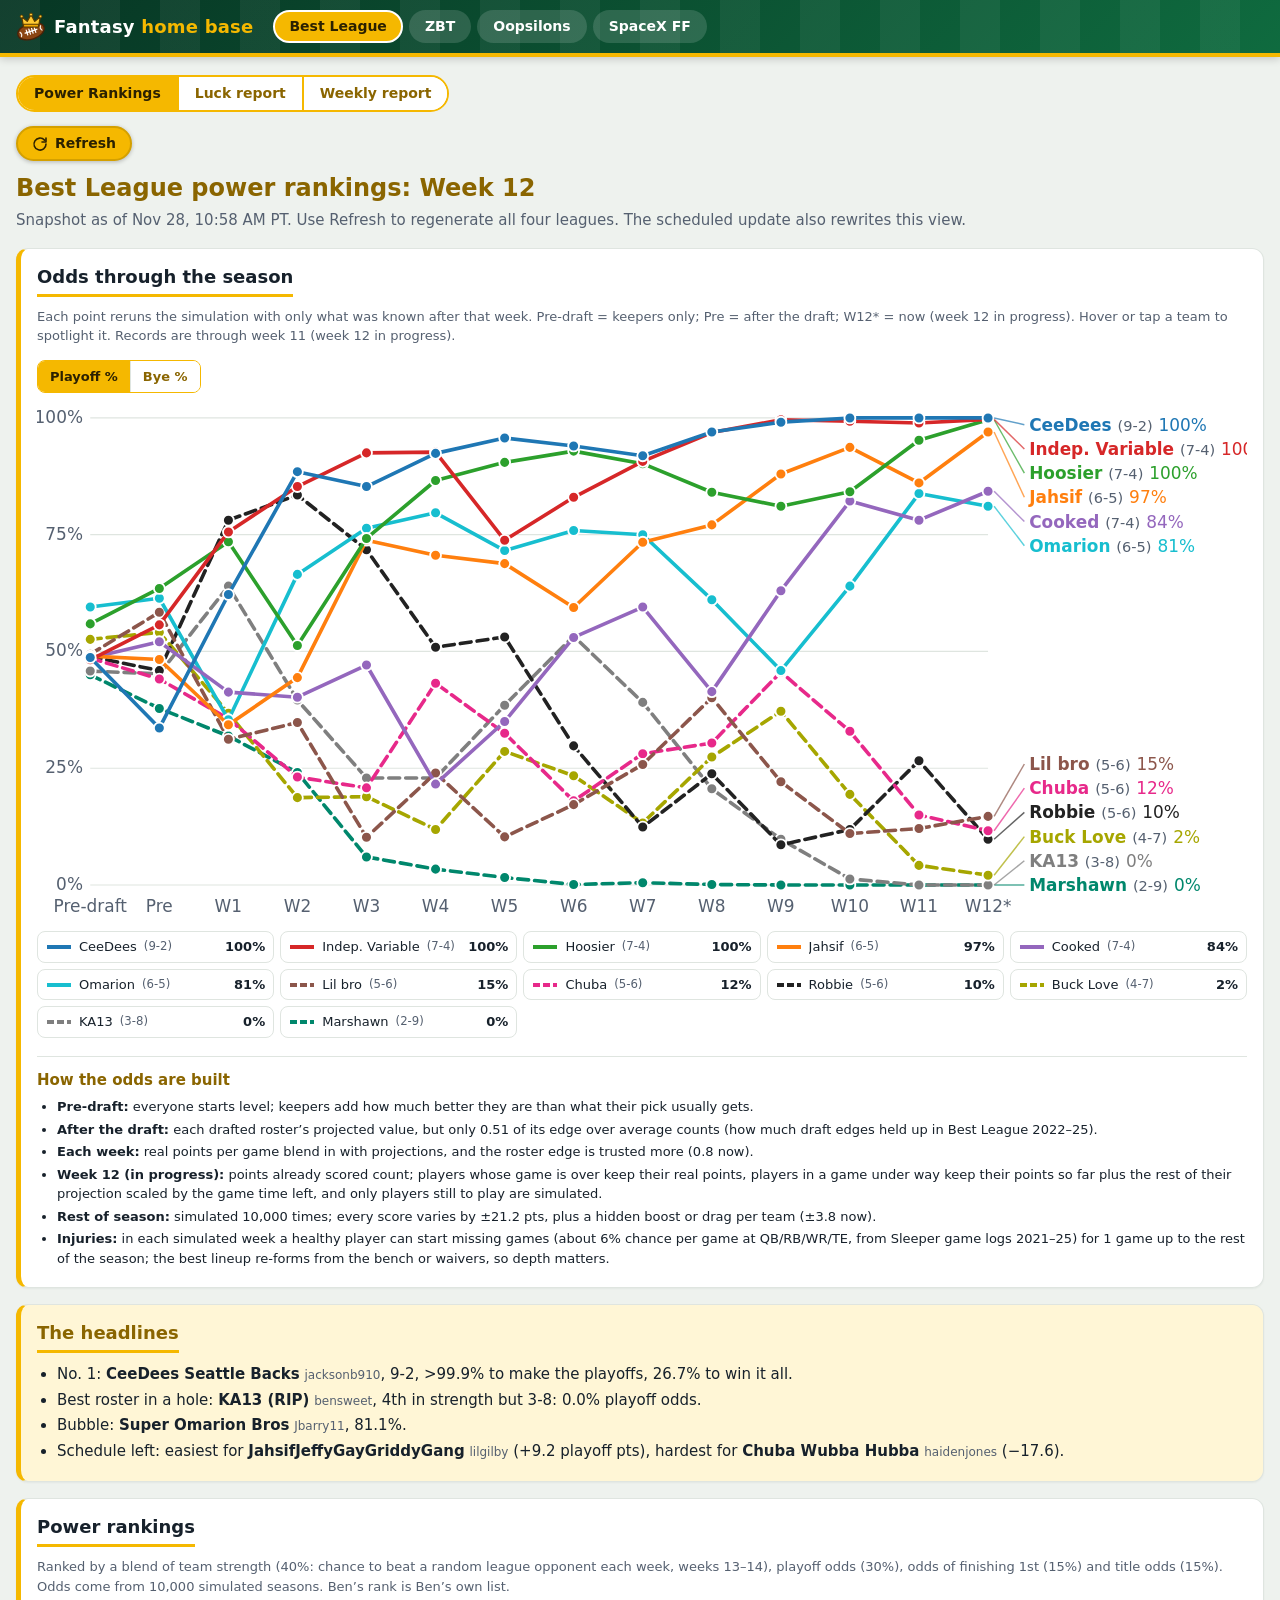
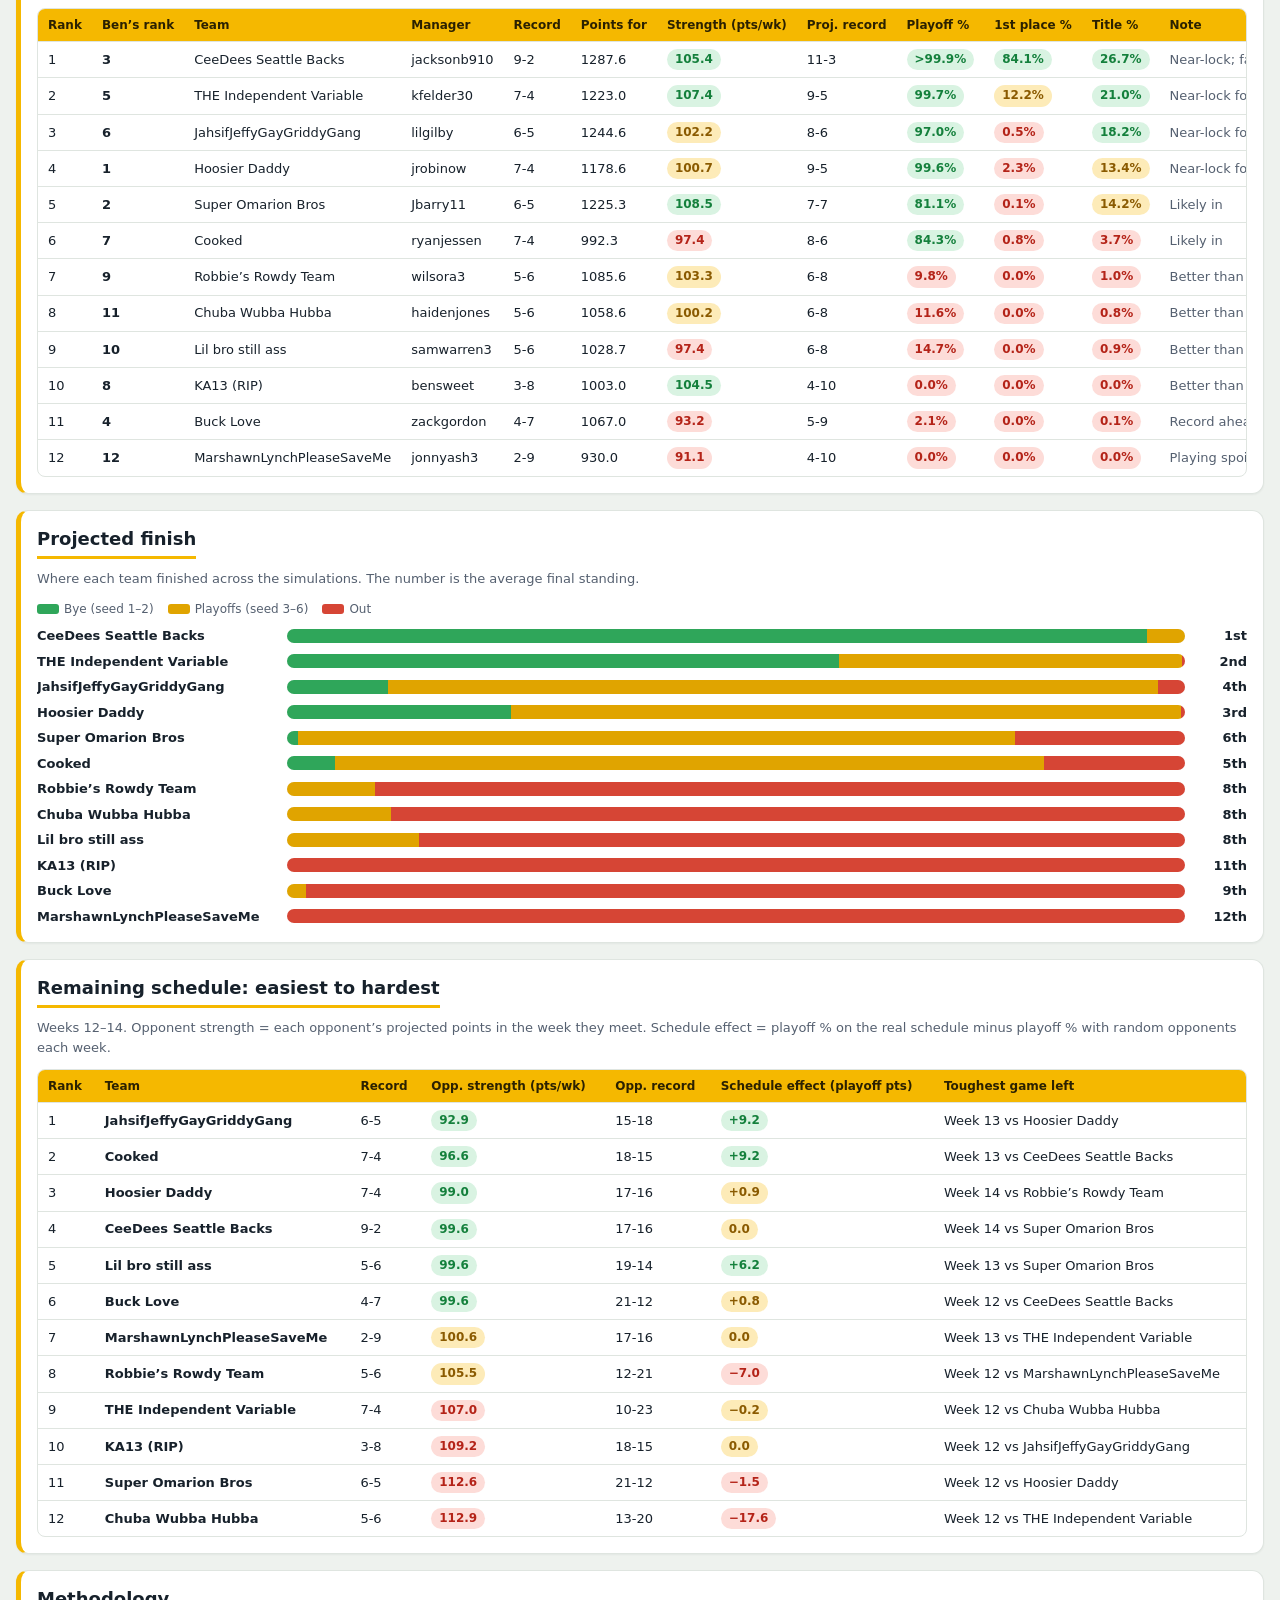
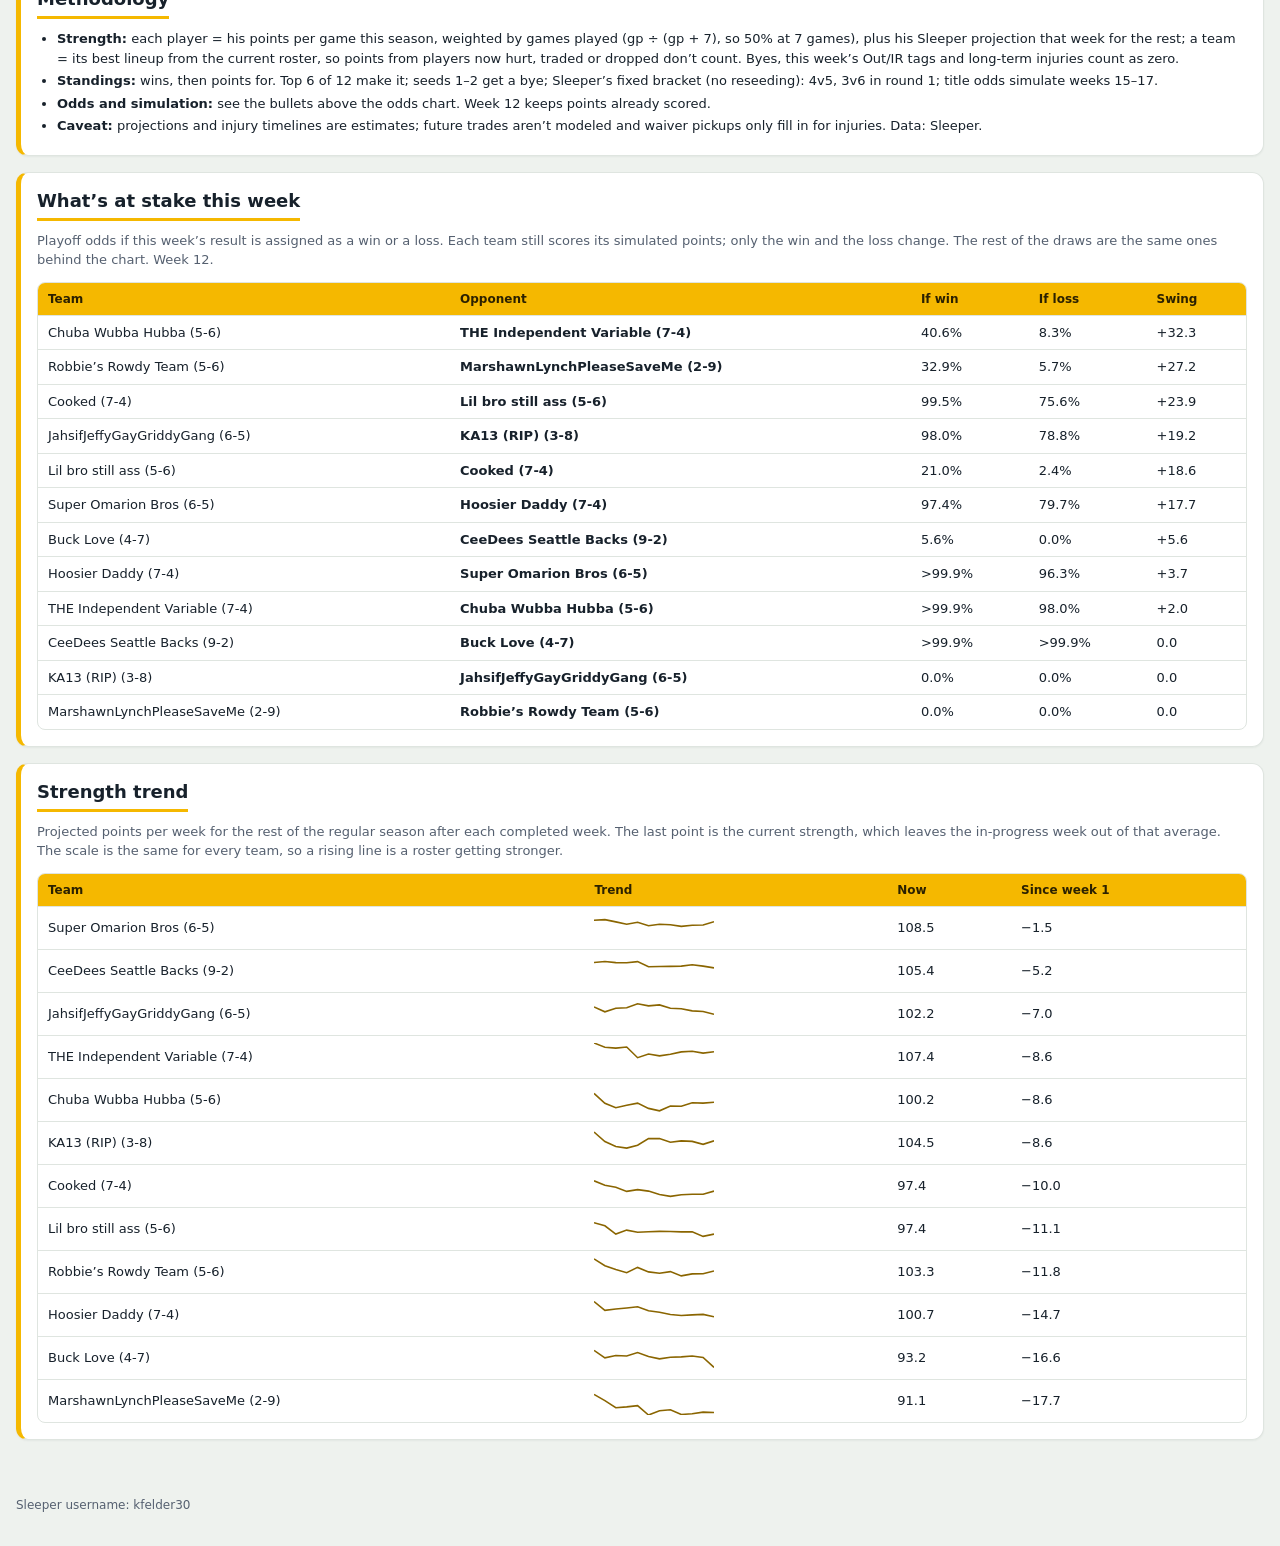
<file: index.html>
<!DOCTYPE html>
<html lang="en"><head><meta charset="utf-8">
<meta name="viewport" content="width=device-width, initial-scale=1">
<meta name="theme-color" content="#0f6b3f">
<title>Fantasy home base</title>
<link rel="icon" href="favicon.svg" type="image/svg+xml">
<link rel="icon" href="favicon.ico" sizes="any">
<link rel="icon" href="favicon-32.png" sizes="32x32" type="image/png">
<link rel="apple-touch-icon" href="apple-touch-icon.png">
<link rel="stylesheet" href="style.css">
</head><body class="theme-best" id="body">
<header class="site"><div class="in"><a class="brand" href="index.html"><img src="favicon.svg" alt="" width="30" height="30"><span>Fantasy <b>home base</b></span></a><nav class="tabs" role="tablist" aria-label="Leagues"><button type="button" role="tab" data-p="best" class="theme-best" data-theme="theme-best" aria-selected="true" aria-controls="p-best">Best League</button><button type="button" role="tab" data-p="zbt" class="theme-zbt" data-theme="theme-zbt" aria-selected="false" aria-controls="p-zbt">ZBT</button><button type="button" role="tab" data-p="oops" class="theme-oops" data-theme="theme-oops" aria-selected="false" aria-controls="p-oops">Oopsilons</button><button type="button" role="tab" data-p="spacex" class="theme-spacex" data-theme="theme-spacex" aria-selected="false" aria-controls="p-spacex">SpaceX FF</button></nav><div class="refresh"><div class="rbtns"><button type="button" id="full-btn" class="refresh-btn full" title="Re-pulls everything (rosters, projections, props, FantasyPros) through GitHub Actions"><svg viewBox="0 0 24 24" width="16" height="16" aria-hidden="true"><path d="M12 3v9m0 0 3.5-3.5M12 12 8.5 8.5M5 15v3a2 2 0 0 0 2 2h10a2 2 0 0 0 2-2v-3" fill="none" stroke="currentColor" stroke-width="2.4" stroke-linecap="round" stroke-linejoin="round"/></svg><span class="lbl">Refresh everything</span></button></div><span id="refresh-status" class="refresh-status" role="status" aria-live="polite">Updates automatically: hourly Sat 1 PM to Sun 10 AM PT, daily otherwise</span><button type="button" id="token-clear" class="linkbtn" hidden>Forget GitHub token</button><button type="button" id="lock-btn" class="linkbtn" hidden title="Lock the reports and forget this device">Lock</button></div></div><div id="token-panel" class="token-panel" hidden><div class="tin"><strong>One-time setup for “Refresh everything”</strong><ol><li>Open <a href="https://github.com/settings/personal-access-tokens/new" target="_blank" rel="noopener">GitHub: new fine-grained token</a>, name it anything and pick an expiry.</li><li>Repository access: <b>Only select repositories</b>, then <b>fantasy-home</b>.</li><li>Permissions, Repository permissions: <b>Actions: Read and write</b>. Nothing else. Click Generate token.</li><li>Paste the token below. It is saved only in this browser (localStorage), never in the repo.</li></ol><form id="token-form" autocomplete="off"><input type="password" id="token-input" placeholder="github_pat_…" aria-label="GitHub token" autocomplete="off" spellcheck="false"><button type="submit" class="refresh-btn">Save and refresh</button><button type="button" id="token-cancel" class="linkbtn">Cancel</button></form><p id="token-msg" class="token-msg" role="alert"></p></div></div></header>
<div class="wrap">
<div class="panel theme-best" id="p-best" role="tabpanel">
<div class="subtabs" id="best-subtabs" role="tablist" aria-label="Best League views"><button type="button" role="tab" data-v="power" aria-selected="true">Power Rankings</button><button type="button" role="tab" data-v="podcast" aria-selected="false">Luck report</button><button type="button" role="tab" data-v="report" aria-selected="false">Weekly report</button></div>
<div class="view" id="best-view-power"><div id="best-power"></div></div>
<div class="view" id="best-view-podcast" hidden><div id="best-podcast"></div></div>
<div class="view rep" id="best-view-report" hidden>
<div class="lock"><noscript><p class="lockcard">The weekly report needs JavaScript to unlock.</p></noscript></div>
<p class="weekline">Weekly snapshots: <a href="best-league.html" id="best-week">Latest week</a> <span class="sep">|</span> <a href="best-league.html">Standalone page</a></p>
<h1 id="best-title"></h1>
<p class="asof" id="best-asof"></p>

<section class="quick"><h2>Quick read (suggestion only)</h2>
<ul id="best-quick"></ul></section>

<section id="best-flex-tiebreaker"><h2>Flex tiebreaker</h2>
<p class="cap">Color in the Prop-implied pts column is relative to the rows shown: top third green, middle third yellow, bottom third red. The number in parentheses after Sleeper proj is prop-implied minus projection. FP rank is the FantasyPros weekly consensus rank: flex ranking for RB, WR and TE (half PPR for Best League, PPR for the others), and position rank for QB, K and DEF. Color in the FP rank column is relative to the rows shown (lower rank is better): top third green, middle third yellow, bottom third red; position ranks and dashes are not colored. A dash means unranked. Weather is the Open-Meteo model forecast for the kickoff hour at the game's actual stadium, not a station observation. (final) means that game has been played and the figure is still that model, not a measured reading. Data notes explain (dome), (roof ?), and (covered).</p>
<div class="ctl"><div class="seg" id="best-seg-view"></div><div class="seg" id="best-seg-sort"></div></div>
<div class="scroll" id="best-t-flex"></div></section>
<section id="best-defense"><h2>Defense</h2>
<p class="cap">Your defenses first, then the next best 8 on waivers (by Sleeper projection). Color in the Prop-implied pts column is relative to the rows shown: top third green, middle third yellow, bottom third red. The number in parentheses after Sleeper proj is prop-implied minus projection. Color in the FP rank column is relative to the rows shown (lower rank is better): top third green, middle third yellow, bottom third red. Opp implied total is the points the opponent is expected to score, from the game total and spread; Spread is this defense's own line. A dash means no line or unranked. Weather is the Open-Meteo model forecast for the kickoff hour at the game's actual stadium, not a station observation. (final) means that game has been played and the figure is still that model, not a measured reading. Data notes explain (dome), (roof ?), and (covered).</p>
<div class="scroll" id="best-t-def"></div></section>

<section id="best-kickers"><h2>Kickers</h2>
<p class="cap">Your kickers first, then the best available unrostered kickers, up to 10. An unrostered kicker is included only with a game still to play and not Out or Doubtful, same as the waiver list. Sleeper proj uses this league's kicking settings. FG made and Kicking pts are the two-way over/under. Prop-implied pts scores those lines with this league's kicking settings; a dash means a line was not posted or could not be scored without guessing. FP rank is the FantasyPros kicker rank; color is relative to these rows (lower is better). Weather is the Open-Meteo model forecast for the kickoff hour at the game's actual stadium, not a station observation. (final) means that game has been played and the figure is still that model, not a measured reading. Data notes explain (dome), (roof ?), and (covered). A dash means unavailable.</p>
<div class="scroll" id="best-t-kick"></div></section>

<section id="best-starters"><h2>Starters</h2>
<p class="cap">Grouped by lineup slot. Yardage and reception figures are the consensus line, with the range across books in brackets when books differ. Anytime TD shows the DraftKings price, with the range across four books (lowest to highest payout). A dash means no market was posted. Weather is the Open-Meteo model forecast for the kickoff hour at the game's actual stadium, not a station observation. (final) means that game has been played and the figure is still that model, not a measured reading. Data notes explain (dome), (roof ?), and (covered).</p>
<div class="scroll" id="best-t-starters"></div></section>

<section id="best-bench"><h2>Bench</h2>
<p class="cap">Sorted by prop-implied points, highest first. Weather is the Open-Meteo model forecast for the kickoff hour at the game's actual stadium, not a station observation. (final) means that game has been played and the figure is still that model, not a measured reading. Data notes explain (dome), (roof ?), and (covered).</p>
<div class="scroll" id="best-t-bench"></div></section>

<section id="best-waivers"><h2>Waiver flex options</h2>
<p class="cap" id="best-wcap"></p>
<div class="scroll" id="best-t-waiver"></div></section>

<section id="best-keepers"><h2 id="best-keep-title">Top keepers</h2>
<ul class="cap method">
<li>Cost is this year's draft round minus 2, including the round a player was already kept in. A 3rd-round pick is a 1st-round keeper, and that is the earliest keep. A player drafted in the 1st or 2nd round cannot be kept. The latest cost is a 9th. A player who was not in this year's draft (waiver or free agency) costs a 9th. A trade does not change the round; the table shows whoever holds him now.</li>
<li>Years left is 2 when he was not a keeper in this year's draft, and 1 when he was kept this year but not the year before. A player kept in both of the previous two seasons has 0 years left, is ineligible, and is left off the ranking. A 1st- or 2nd-round pick is ineligible too, and is not given a 1st-round cost. Both lists, when the drafts have them, are under the table.</li>
<li>Value is how many picks earlier he would be drafted today than the middle of his keep round. Today's slot is his FantasyPros rest-of-season rank (half-PPR here). If that rank is missing, it is his Sleeper ADP. A rank already around the keep round is about zero: he could just be drafted there. Defenses are not keepers. A dash means the draft slot was missing.</li>
</ul>
<div class="scroll" id="best-t-keep"></div>
<ul class="cap keep-foot" id="best-keep-foot" hidden></ul>
</section>

<section id="best-league-setup"><h2>League setup</h2>
<dl id="best-setup"></dl></section>

<section id="best-data-notes"><h2>Data notes and sources</h2>
<ul id="best-notes"></ul></section>
<section id="best-trade-targets"><h2>Trade targets</h2>
<div id="best-t-trade"></div></section>
<section id="best-waiver-board"><h2>Waiver standings</h2>
<div id="best-t-faab"></div></section>
</div>
</div>
<div class="panel theme-zbt" id="p-zbt" role="tabpanel" hidden>
<div class="subtabs" id="zbt-subtabs" role="tablist" aria-label="ZBT views"><button type="button" role="tab" data-v="power" aria-selected="true">Power Rankings</button><button type="button" role="tab" data-v="podcast" aria-selected="false">Luck report</button><button type="button" role="tab" data-v="report" aria-selected="false">Weekly report</button></div>
<div class="view" id="zbt-view-power"><div id="zbt-power"></div></div>
<div class="view" id="zbt-view-podcast" hidden><div id="zbt-podcast"></div></div>
<div class="view rep" id="zbt-view-report" hidden>
<div class="lock"><noscript><p class="lockcard">The weekly report needs JavaScript to unlock.</p></noscript></div>
<p class="weekline">Weekly snapshots: <a href="zbt.html" id="zbt-week">Latest week</a> <span class="sep">|</span> <a href="zbt.html">Standalone page</a></p>
<h1 id="zbt-title"></h1>
<p class="asof" id="zbt-asof"></p>

<section class="quick"><h2>Quick read (suggestion only)</h2>
<ul id="zbt-quick"></ul></section>

<section id="zbt-flex-tiebreaker"><h2>Flex tiebreaker</h2>
<p class="cap">Color in the Prop-implied pts column is relative to the rows shown: top third green, middle third yellow, bottom third red. The number in parentheses after Sleeper proj is prop-implied minus projection. FP rank is the FantasyPros weekly consensus rank: flex ranking for RB, WR and TE (half PPR for Best League, PPR for the others), and position rank for QB, K and DEF. Color in the FP rank column is relative to the rows shown (lower rank is better): top third green, middle third yellow, bottom third red; position ranks and dashes are not colored. A dash means unranked. Weather is the Open-Meteo model forecast for the kickoff hour at the game's actual stadium, not a station observation. (final) means that game has been played and the figure is still that model, not a measured reading. Data notes explain (dome), (roof ?), and (covered).</p>
<div class="ctl"><div class="seg" id="zbt-seg-view"></div><div class="seg" id="zbt-seg-sort"></div></div>
<div class="scroll" id="zbt-t-flex"></div></section>
<section id="zbt-defense"><h2>Defense</h2>
<p class="cap">Your defenses first, then the next best 8 on waivers (by Sleeper projection). Color in the Prop-implied pts column is relative to the rows shown: top third green, middle third yellow, bottom third red. The number in parentheses after Sleeper proj is prop-implied minus projection. Color in the FP rank column is relative to the rows shown (lower rank is better): top third green, middle third yellow, bottom third red. Opp implied total is the points the opponent is expected to score, from the game total and spread; Spread is this defense's own line. A dash means no line or unranked. Weather is the Open-Meteo model forecast for the kickoff hour at the game's actual stadium, not a station observation. (final) means that game has been played and the figure is still that model, not a measured reading. Data notes explain (dome), (roof ?), and (covered).</p>
<div class="scroll" id="zbt-t-def"></div></section>

<section id="zbt-kickers"><h2>Kickers</h2>
<p class="cap">Your kickers first, then the best available unrostered kickers, up to 10. An unrostered kicker is included only with a game still to play and not Out or Doubtful, same as the waiver list. Sleeper proj uses this league's kicking settings. FG made and Kicking pts are the two-way over/under. Prop-implied pts scores those lines with this league's kicking settings; a dash means a line was not posted or could not be scored without guessing. FP rank is the FantasyPros kicker rank; color is relative to these rows (lower is better). Weather is the Open-Meteo model forecast for the kickoff hour at the game's actual stadium, not a station observation. (final) means that game has been played and the figure is still that model, not a measured reading. Data notes explain (dome), (roof ?), and (covered). A dash means unavailable.</p>
<div class="scroll" id="zbt-t-kick"></div></section>

<section id="zbt-starters"><h2>Starters</h2>
<p class="cap">Grouped by lineup slot. Yardage and reception figures are the consensus line, with the range across books in brackets when books differ. Anytime TD shows the DraftKings price, with the range across four books (lowest to highest payout). A dash means no market was posted. Weather is the Open-Meteo model forecast for the kickoff hour at the game's actual stadium, not a station observation. (final) means that game has been played and the figure is still that model, not a measured reading. Data notes explain (dome), (roof ?), and (covered).</p>
<div class="scroll" id="zbt-t-starters"></div></section>

<section id="zbt-bench"><h2>Bench</h2>
<p class="cap">Sorted by prop-implied points, highest first. Weather is the Open-Meteo model forecast for the kickoff hour at the game's actual stadium, not a station observation. (final) means that game has been played and the figure is still that model, not a measured reading. Data notes explain (dome), (roof ?), and (covered).</p>
<div class="scroll" id="zbt-t-bench"></div></section>

<section id="zbt-waivers"><h2>Waiver flex options</h2>
<p class="cap" id="zbt-wcap"></p>
<div class="scroll" id="zbt-t-waiver"></div></section>

<section id="zbt-league-setup"><h2>League setup</h2>
<dl id="zbt-setup"></dl></section>

<section id="zbt-data-notes"><h2>Data notes and sources</h2>
<ul id="zbt-notes"></ul></section>
<section id="zbt-trade-targets"><h2>Trade targets</h2>
<div id="zbt-t-trade"></div></section>
<section id="zbt-waiver-board"><h2>Waiver standings</h2>
<div id="zbt-t-faab"></div></section>
</div></div>
<div class="panel theme-oops" id="p-oops" role="tabpanel" hidden>
<div class="subtabs" id="oops-subtabs" role="tablist" aria-label="Oopsilons views"><button type="button" role="tab" data-v="power" aria-selected="true">Power Rankings</button><button type="button" role="tab" data-v="podcast" aria-selected="false">Luck report</button><button type="button" role="tab" data-v="report" aria-selected="false">Weekly report</button></div>
<div class="view" id="oops-view-power"><div id="oops-power"></div></div>
<div class="view" id="oops-view-podcast" hidden><div id="oops-podcast"></div></div>
<div class="view rep" id="oops-view-report" hidden>
<div class="lock"><noscript><p class="lockcard">The weekly report needs JavaScript to unlock.</p></noscript></div>
<p class="weekline">Weekly snapshots: <a href="oopsilons.html" id="oops-week">Latest week</a> <span class="sep">|</span> <a href="oopsilons.html">Standalone page</a></p>
<h1 id="oops-title"></h1>
<p class="asof" id="oops-asof"></p>

<section class="quick"><h2>Quick read (suggestion only)</h2>
<ul id="oops-quick"></ul></section>

<section id="oops-flex-tiebreaker"><h2>Flex tiebreaker</h2>
<p class="cap">Color in the Prop-implied pts column is relative to the rows shown: top third green, middle third yellow, bottom third red. The number in parentheses after Sleeper proj is prop-implied minus projection. FP rank is the FantasyPros weekly consensus rank: flex ranking for RB, WR and TE (half PPR for Best League, PPR for the others), and position rank for QB, K and DEF. Color in the FP rank column is relative to the rows shown (lower rank is better): top third green, middle third yellow, bottom third red; position ranks and dashes are not colored. A dash means unranked. Weather is the Open-Meteo model forecast for the kickoff hour at the game's actual stadium, not a station observation. (final) means that game has been played and the figure is still that model, not a measured reading. Data notes explain (dome), (roof ?), and (covered).</p>
<div class="ctl"><div class="seg" id="oops-seg-view"></div><div class="seg" id="oops-seg-sort"></div></div>
<div class="scroll" id="oops-t-flex"></div></section>
<section id="oops-defense"><h2>Defense</h2>
<p class="cap">Your defenses first, then the next best 8 on waivers (by Sleeper projection). Color in the Prop-implied pts column is relative to the rows shown: top third green, middle third yellow, bottom third red. The number in parentheses after Sleeper proj is prop-implied minus projection. Color in the FP rank column is relative to the rows shown (lower rank is better): top third green, middle third yellow, bottom third red. Opp implied total is the points the opponent is expected to score, from the game total and spread; Spread is this defense's own line. A dash means no line or unranked. Weather is the Open-Meteo model forecast for the kickoff hour at the game's actual stadium, not a station observation. (final) means that game has been played and the figure is still that model, not a measured reading. Data notes explain (dome), (roof ?), and (covered).</p>
<div class="scroll" id="oops-t-def"></div></section>

<section id="oops-kickers"><h2>Kickers</h2>
<p class="cap">Your kickers first, then the best available unrostered kickers, up to 10. An unrostered kicker is included only with a game still to play and not Out or Doubtful, same as the waiver list. Sleeper proj uses this league's kicking settings. FG made and Kicking pts are the two-way over/under. Prop-implied pts scores those lines with this league's kicking settings; a dash means a line was not posted or could not be scored without guessing. FP rank is the FantasyPros kicker rank; color is relative to these rows (lower is better). Weather is the Open-Meteo model forecast for the kickoff hour at the game's actual stadium, not a station observation. (final) means that game has been played and the figure is still that model, not a measured reading. Data notes explain (dome), (roof ?), and (covered). A dash means unavailable.</p>
<div class="scroll" id="oops-t-kick"></div></section>

<section id="oops-starters"><h2>Starters</h2>
<p class="cap">Grouped by lineup slot. Yardage and reception figures are the consensus line, with the range across books in brackets when books differ. Anytime TD shows the DraftKings price, with the range across four books (lowest to highest payout). A dash means no market was posted. Weather is the Open-Meteo model forecast for the kickoff hour at the game's actual stadium, not a station observation. (final) means that game has been played and the figure is still that model, not a measured reading. Data notes explain (dome), (roof ?), and (covered).</p>
<div class="scroll" id="oops-t-starters"></div></section>

<section id="oops-bench"><h2>Bench</h2>
<p class="cap">Sorted by prop-implied points, highest first. Weather is the Open-Meteo model forecast for the kickoff hour at the game's actual stadium, not a station observation. (final) means that game has been played and the figure is still that model, not a measured reading. Data notes explain (dome), (roof ?), and (covered).</p>
<div class="scroll" id="oops-t-bench"></div></section>

<section id="oops-waivers"><h2>Waiver flex options</h2>
<p class="cap" id="oops-wcap"></p>
<div class="scroll" id="oops-t-waiver"></div></section>

<section id="oops-keepers"><h2 id="oops-keep-title">Top keepers</h2>
<ul class="cap method">
<li>Cost is this year's draft round minus 2, including the round a player was already kept in. A 3rd-round pick is a 1st-round keeper, and that is the earliest keep. A player drafted in the 1st or 2nd round cannot be kept. The latest cost is a 9th. A player who was not in this year's draft (waiver or free agency) costs a 9th. A trade does not change the round; the table shows whoever holds him now.</li>
<li>Years left is 2 when he was not a keeper in this year's draft, and 1 when he was kept this year but not the year before. A player kept in both of the previous two seasons has 0 years left, is ineligible, and is left off the ranking. A 1st- or 2nd-round pick is ineligible too, and is not given a 1st-round cost. Both lists, when the drafts have them, are under the table.</li>
<li>Value is how many picks earlier he would be drafted today than the middle of his keep round. Today's slot is his FantasyPros rest-of-season rank (PPR here). If that rank is missing, it is his Sleeper ADP. A rank already around the keep round is about zero: he could just be drafted there. Defenses are not keepers. A dash means the draft slot was missing.</li>
</ul>
<div class="scroll" id="oops-t-keep"></div>
<ul class="cap keep-foot" id="oops-keep-foot" hidden></ul>
</section>

<section id="oops-league-setup"><h2>League setup</h2>
<dl id="oops-setup"></dl></section>

<section id="oops-data-notes"><h2>Data notes and sources</h2>
<ul id="oops-notes"></ul></section>
<section id="oops-trade-targets"><h2>Trade targets</h2>
<div id="oops-t-trade"></div></section>
<section id="oops-waiver-board"><h2>Waiver standings</h2>
<div id="oops-t-faab"></div></section>
</div></div>
<div class="panel theme-spacex" id="p-spacex" role="tabpanel" hidden>
<div class="subtabs" id="spacex-subtabs" role="tablist" aria-label="SpaceX FF views"><button type="button" role="tab" data-v="power" aria-selected="true">Power Rankings</button><button type="button" role="tab" data-v="podcast" aria-selected="false">Luck report</button><button type="button" role="tab" data-v="report" aria-selected="false">Weekly report</button></div>
<div class="view" id="spacex-view-power"><div id="spacex-power"></div></div>
<div class="view" id="spacex-view-podcast" hidden><div id="spacex-podcast"></div></div>
<div class="view rep" id="spacex-view-report" hidden>
<div class="lock"><noscript><p class="lockcard">The weekly report needs JavaScript to unlock.</p></noscript></div>
<p class="weekline">Weekly snapshots: <a href="spacex-ff.html" id="spacex-week">Latest week</a> <span class="sep">|</span> <a href="spacex-ff.html">Standalone page</a></p>
<h1 id="spacex-title"></h1>
<p class="asof" id="spacex-asof"></p>

<section class="quick"><h2>Quick read (suggestion only)</h2>
<ul id="spacex-quick"></ul></section>

<section id="spacex-flex-tiebreaker"><h2>Flex tiebreaker</h2>
<p class="cap">Color in the Prop-implied pts column is relative to the rows shown: top third green, middle third yellow, bottom third red. The number in parentheses after Sleeper proj is prop-implied minus projection. FP rank is the FantasyPros weekly consensus rank: flex ranking for RB, WR and TE (half PPR for Best League, PPR for the others), and position rank for QB, K and DEF. Color in the FP rank column is relative to the rows shown (lower rank is better): top third green, middle third yellow, bottom third red; position ranks and dashes are not colored. A dash means unranked. Weather is the Open-Meteo model forecast for the kickoff hour at the game's actual stadium, not a station observation. (final) means that game has been played and the figure is still that model, not a measured reading. Data notes explain (dome), (roof ?), and (covered).</p>
<div class="ctl"><div class="seg" id="spacex-seg-view"></div><div class="seg" id="spacex-seg-sort"></div></div>
<div class="scroll" id="spacex-t-flex"></div></section>
<section id="spacex-defense"><h2>Defense</h2>
<p class="cap">Your defenses first, then the next best 8 on waivers (by Sleeper projection). Color in the Prop-implied pts column is relative to the rows shown: top third green, middle third yellow, bottom third red. The number in parentheses after Sleeper proj is prop-implied minus projection. Color in the FP rank column is relative to the rows shown (lower rank is better): top third green, middle third yellow, bottom third red. Opp implied total is the points the opponent is expected to score, from the game total and spread; Spread is this defense's own line. A dash means no line or unranked. Weather is the Open-Meteo model forecast for the kickoff hour at the game's actual stadium, not a station observation. (final) means that game has been played and the figure is still that model, not a measured reading. Data notes explain (dome), (roof ?), and (covered).</p>
<div class="scroll" id="spacex-t-def"></div></section>

<section id="spacex-kickers"><h2>Kickers</h2>
<p class="cap">Your kickers first, then the best available unrostered kickers, up to 10. An unrostered kicker is included only with a game still to play and not Out or Doubtful, same as the waiver list. Sleeper proj uses this league's kicking settings. FG made and Kicking pts are the two-way over/under. Prop-implied pts scores those lines with this league's kicking settings; a dash means a line was not posted or could not be scored without guessing. FP rank is the FantasyPros kicker rank; color is relative to these rows (lower is better). Weather is the Open-Meteo model forecast for the kickoff hour at the game's actual stadium, not a station observation. (final) means that game has been played and the figure is still that model, not a measured reading. Data notes explain (dome), (roof ?), and (covered). A dash means unavailable.</p>
<div class="scroll" id="spacex-t-kick"></div></section>

<section id="spacex-starters"><h2>Starters</h2>
<p class="cap">Grouped by lineup slot. Yardage and reception figures are the consensus line, with the range across books in brackets when books differ. Anytime TD shows the DraftKings price, with the range across four books (lowest to highest payout). A dash means no market was posted. Weather is the Open-Meteo model forecast for the kickoff hour at the game's actual stadium, not a station observation. (final) means that game has been played and the figure is still that model, not a measured reading. Data notes explain (dome), (roof ?), and (covered).</p>
<div class="scroll" id="spacex-t-starters"></div></section>

<section id="spacex-bench"><h2>Bench</h2>
<p class="cap">Sorted by prop-implied points, highest first. Weather is the Open-Meteo model forecast for the kickoff hour at the game's actual stadium, not a station observation. (final) means that game has been played and the figure is still that model, not a measured reading. Data notes explain (dome), (roof ?), and (covered).</p>
<div class="scroll" id="spacex-t-bench"></div></section>

<section id="spacex-waivers"><h2>Waiver flex options</h2>
<p class="cap" id="spacex-wcap"></p>
<div class="scroll" id="spacex-t-waiver"></div></section>

<section id="spacex-league-setup"><h2>League setup</h2>
<dl id="spacex-setup"></dl></section>

<section id="spacex-data-notes"><h2>Data notes and sources</h2>
<ul id="spacex-notes"></ul></section>
<section id="spacex-trade-targets"><h2>Trade targets</h2>
<div id="spacex-t-trade"></div></section>
<section id="spacex-waiver-board"><h2>Waiver standings</h2>
<div id="spacex-t-faab"></div></section>
</div></div>
</div>
<footer>Sleeper username: kfelder30</footer>
<script src="lock.js"></script>
<script src="report-core.js"></script>
<script src="refresh.js"></script>
<script src="best-league-report.js"></script>
<script src="zbt-report.js"></script>
<script src="oopsilons-report.js"></script>
<script src="spacex-report.js"></script>
<script src="best-podcast-data.js"></script>
<script src="best-power-data.js"></script>
<script src="zbt-podcast-data.js"></script>
<script src="zbt-power-data.js"></script>
<script src="oops-podcast-data.js"></script>
<script src="oops-power-data.js"></script>
<script src="spacex-podcast-data.js"></script>
<script src="spacex-power-data.js"></script>
<script src="podcast.js"></script>
<script src="power.js"></script>
<script src="refresh-rank.js"></script>
<script>
(function(){
/* League tabs, each with sub-tabs Power Rankings (default), Luck report, Weekly report. Hashes: #<league> = Power Rankings,
   #<league>-luck, #<league>-report; old links #<league>-power and #<league>-podcast still work. */
var ids=["best","zbt","oops","spacex"],SUF={"":"power",power:"power",luck:"podcast",podcast:"podcast",report:"report"},CAN={power:"",podcast:"-luck",report:"-report"};
ids.forEach(function(k){initPodcast(k,{hashes:{power:"#"+k,podcast:"#"+k+"-luck",report:"#"+k+"-report"},initial:"power"})});
fhLock(function(){ids.forEach(function(k){initReport(k)})});
var tabs=document.querySelectorAll(".tabs button");
function parse(h){var m=/^([a-z]+)(?:-([a-z]+))?$/.exec(h||"");if(!m||ids.indexOf(m[1])<0||!((m[2]||"") in SUF))return {id:"best",sub:"power"};
return {id:m[1],sub:SUF[m[2]||""]||"power"}}
function show(id,sub){
for(var i=0;i<ids.length;i++){document.getElementById("p-"+ids[i]).hidden=ids[i]!==id}
var th="theme-best";
for(var j=0;j<tabs.length;j++){var on=tabs[j].getAttribute("data-p")===id;tabs[j].setAttribute("aria-selected",on);if(on)th=tabs[j].getAttribute("data-theme")}
document.body.className=th+(document.body.classList.contains("rlocked")?" rlocked":"");
if(window["set_"+id+"_view"])window["set_"+id+"_view"](sub);
if(history.replaceState)history.replaceState(null,"","#"+id+CAN[sub])}
function fromHash(){var p=parse(location.hash.replace("#",""));show(p.id,p.sub)}
for(var k=0;k<tabs.length;k++){tabs[k].onclick=function(){show(this.getAttribute("data-p"),"power")}}
window.addEventListener("hashchange",fromHash);
fromHash();
})();
</script>
</body></html>
</file>
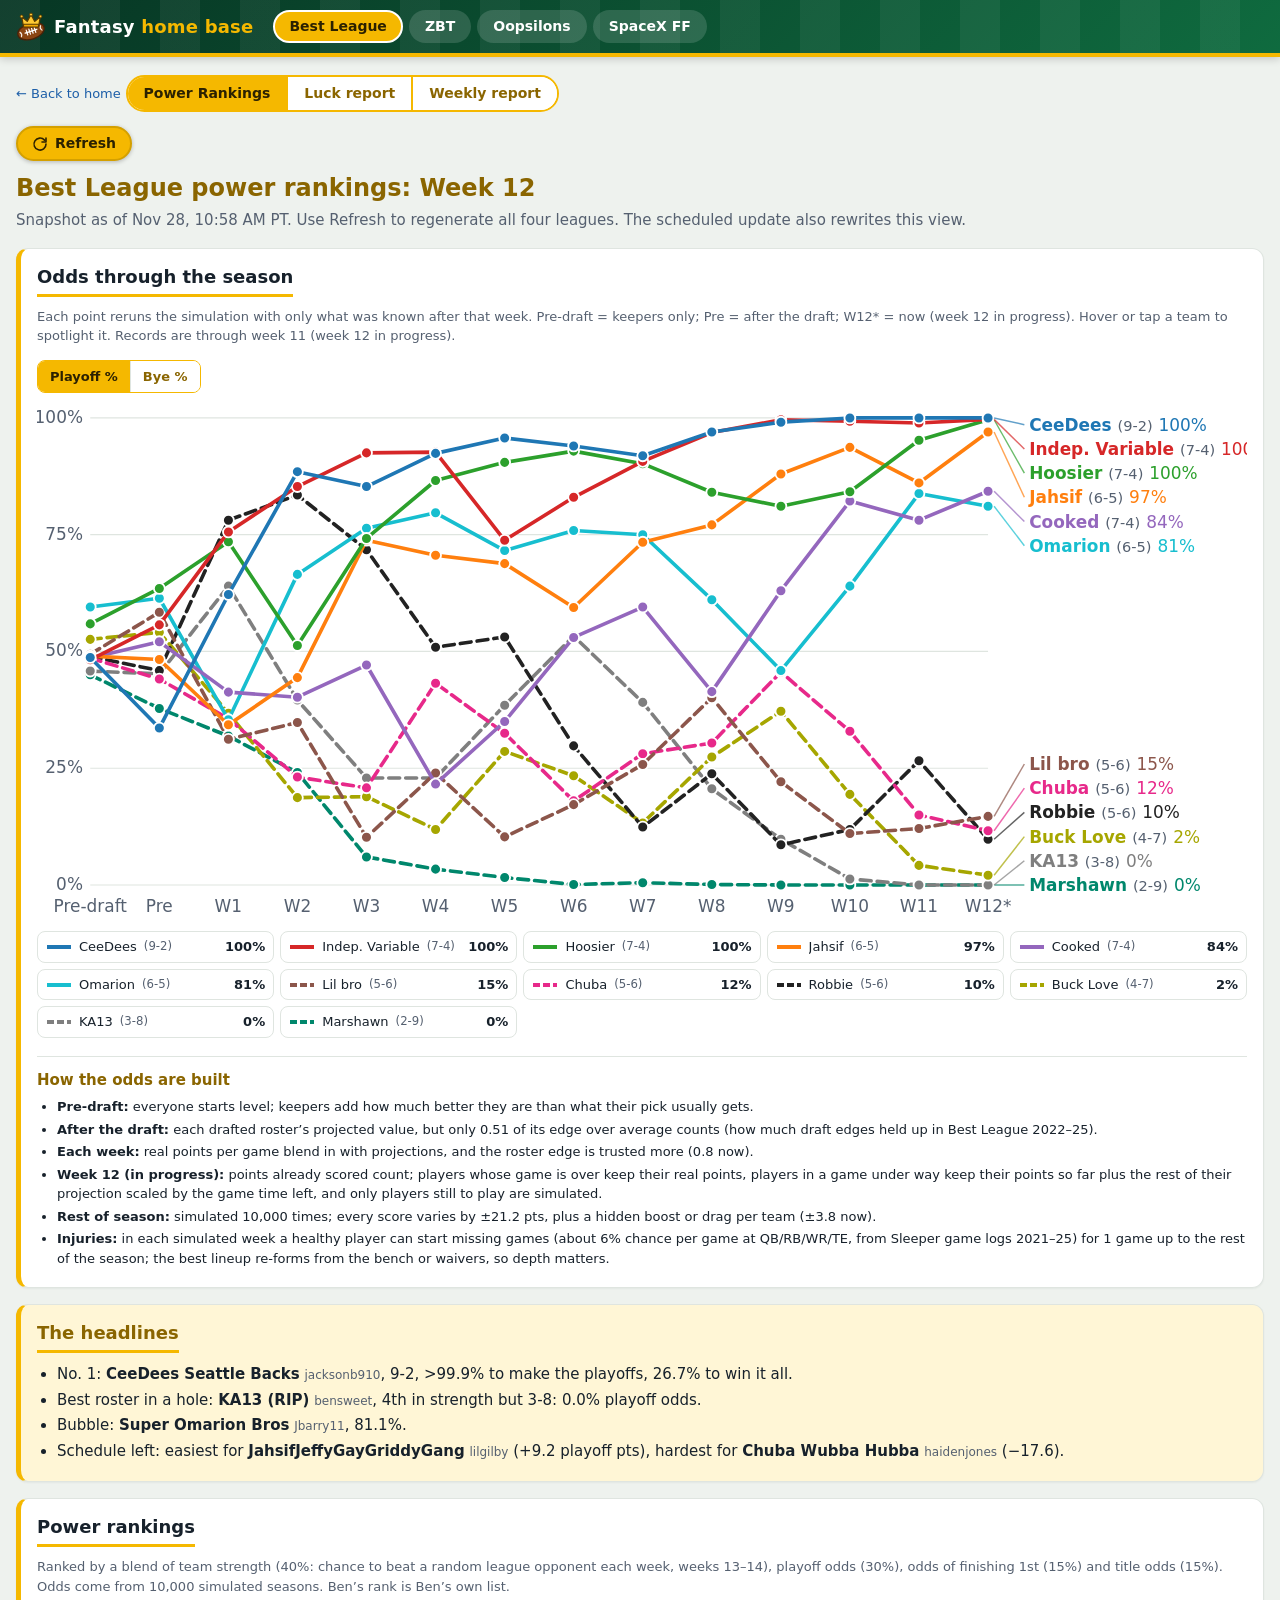
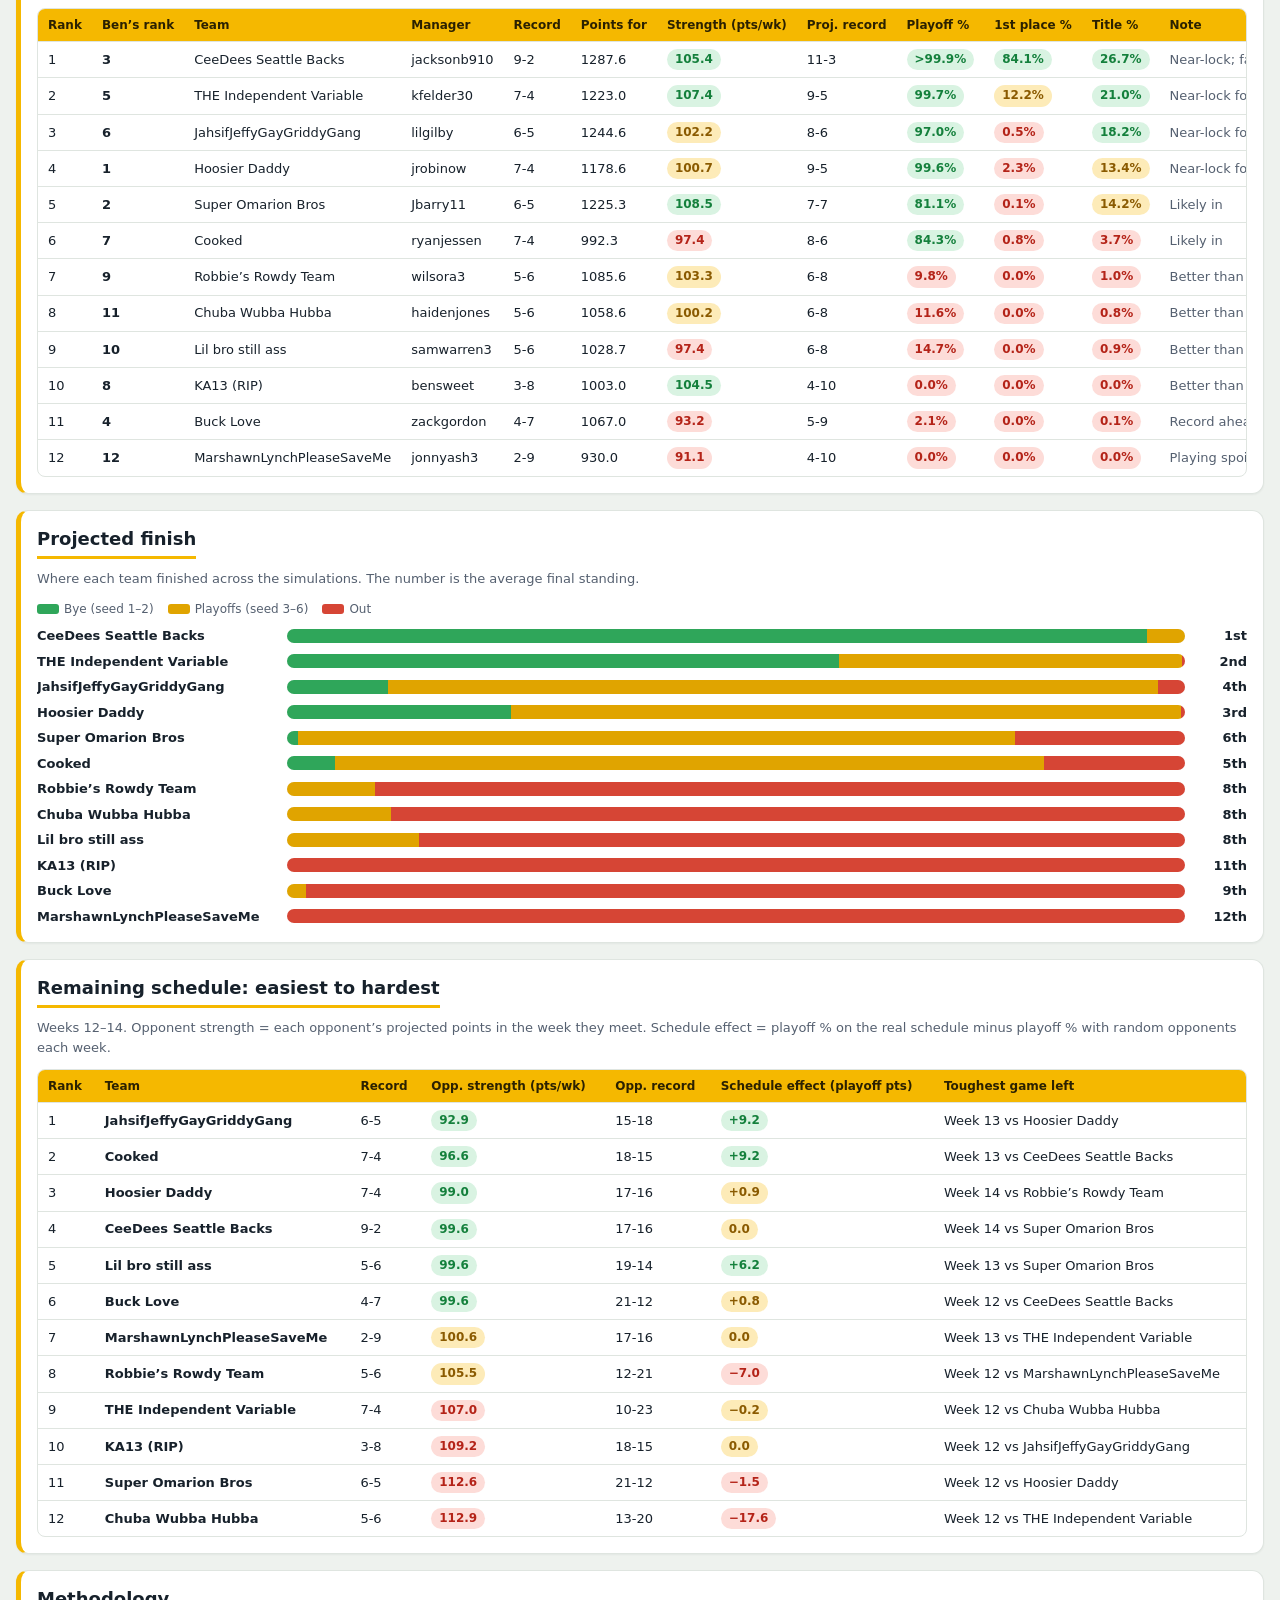
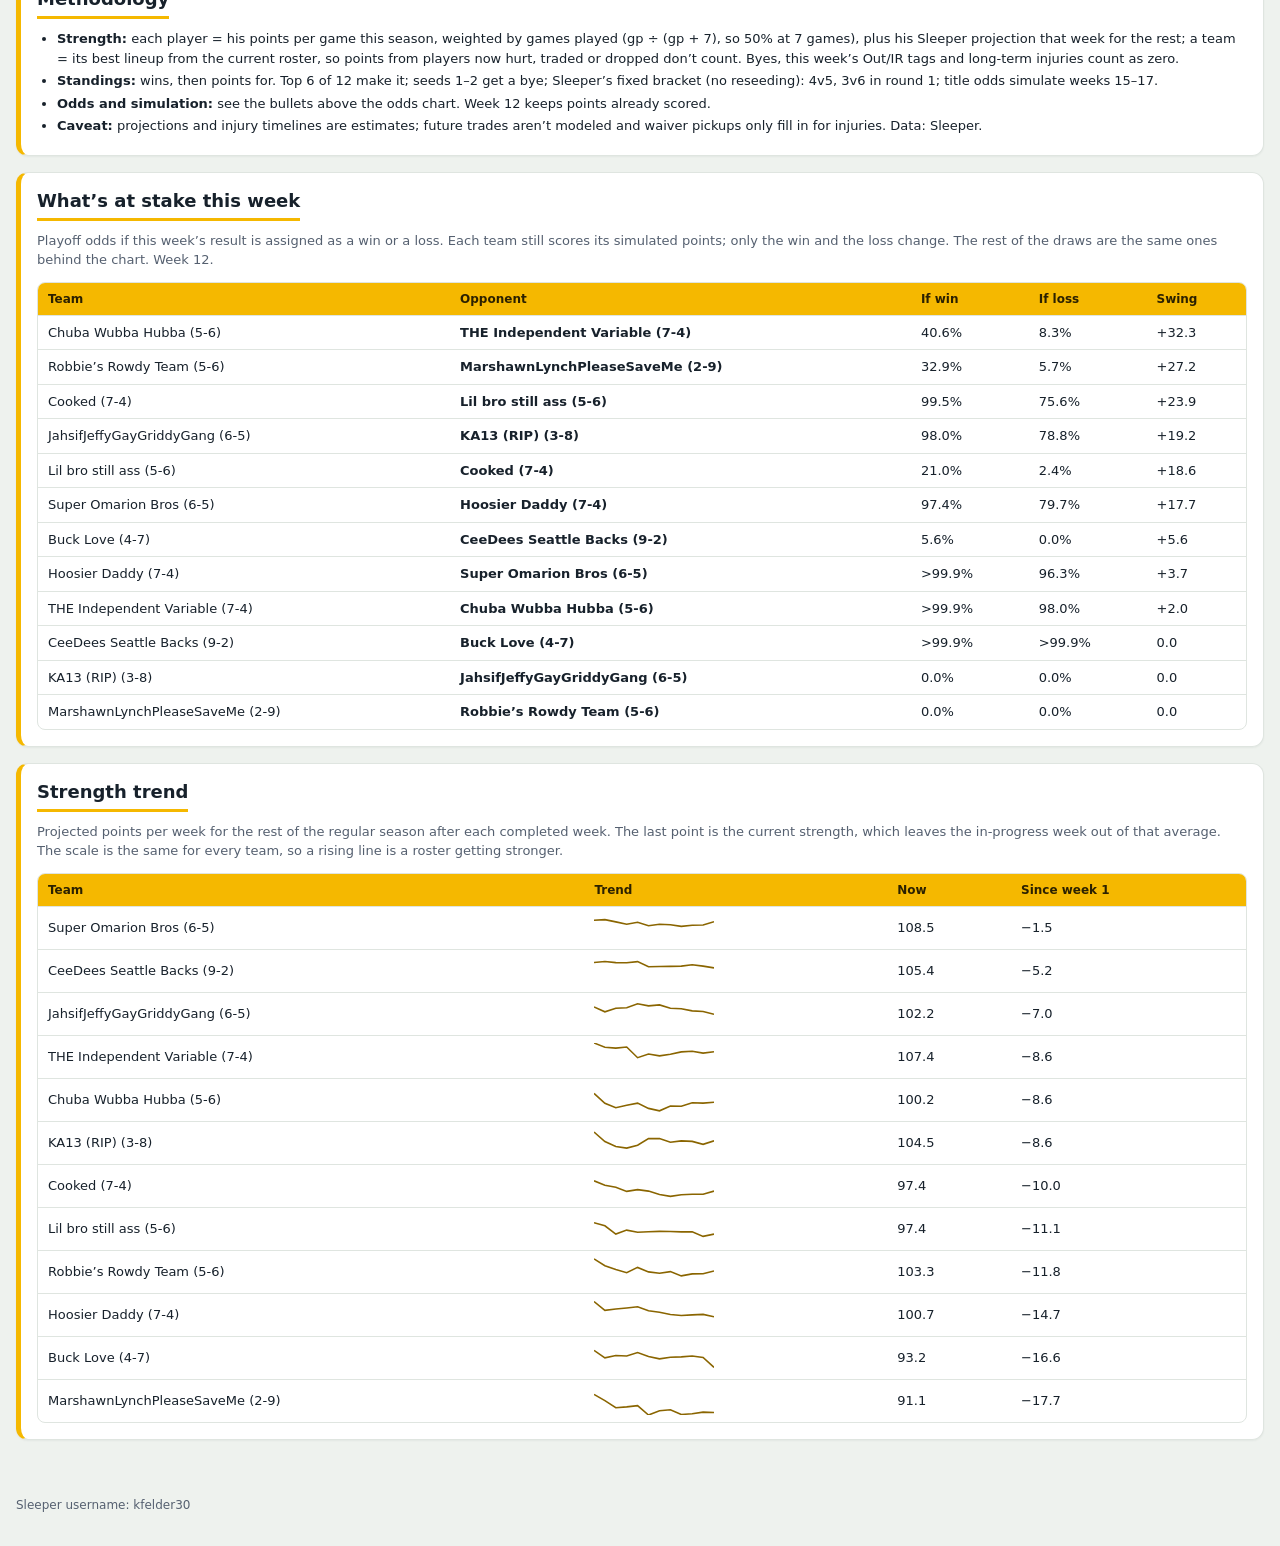
<file: best-league.html>
<!DOCTYPE html>
<html lang="en"><head><meta charset="utf-8">
<meta name="viewport" content="width=device-width, initial-scale=1">
<meta name="theme-color" content="#0f6b3f">
<title>Best League: power rankings, luck report and weekly report</title>
<link rel="icon" href="favicon.svg" type="image/svg+xml">
<link rel="icon" href="favicon.ico" sizes="any">
<link rel="icon" href="favicon-32.png" sizes="32x32" type="image/png">
<link rel="apple-touch-icon" href="apple-touch-icon.png">
<link rel="stylesheet" href="style.css">
</head><body class="theme-best" data-report="best">
<header class="site"><div class="in"><a class="brand" href="index.html"><img src="favicon.svg" alt="" width="30" height="30"><span>Fantasy <b>home base</b></span></a><nav class="tabs" aria-label="Leagues"><a href="best-league.html" aria-current="page" class="theme-best">Best League</a><a href="zbt.html" class="theme-zbt">ZBT</a><a href="oopsilons.html" class="theme-oops">Oopsilons</a><a href="spacex-ff.html" class="theme-spacex">SpaceX FF</a></nav><div class="refresh"><div class="rbtns"><button type="button" id="full-btn" class="refresh-btn full" title="Re-pulls everything (rosters, projections, props, FantasyPros) through GitHub Actions"><svg viewBox="0 0 24 24" width="16" height="16" aria-hidden="true"><path d="M12 3v9m0 0 3.5-3.5M12 12 8.5 8.5M5 15v3a2 2 0 0 0 2 2h10a2 2 0 0 0 2-2v-3" fill="none" stroke="currentColor" stroke-width="2.4" stroke-linecap="round" stroke-linejoin="round"/></svg><span class="lbl">Refresh everything</span></button></div><span id="refresh-status" class="refresh-status" role="status" aria-live="polite">Updates automatically: hourly Sat 1 PM to Sun 10 AM PT, daily otherwise</span><button type="button" id="token-clear" class="linkbtn" hidden>Forget GitHub token</button><button type="button" id="lock-btn" class="linkbtn" hidden title="Lock the reports and forget this device">Lock</button></div></div><div id="token-panel" class="token-panel" hidden><div class="tin"><strong>One-time setup for “Refresh everything”</strong><ol><li>Open <a href="https://github.com/settings/personal-access-tokens/new" target="_blank" rel="noopener">GitHub: new fine-grained token</a>, name it anything and pick an expiry.</li><li>Repository access: <b>Only select repositories</b>, then <b>fantasy-home</b>.</li><li>Permissions, Repository permissions: <b>Actions: Read and write</b>. Nothing else. Click Generate token.</li><li>Paste the token below. It is saved only in this browser (localStorage), never in the repo.</li></ol><form id="token-form" autocomplete="off"><input type="password" id="token-input" placeholder="github_pat_…" aria-label="GitHub token" autocomplete="off" spellcheck="false"><button type="submit" class="refresh-btn">Save and refresh</button><button type="button" id="token-cancel" class="linkbtn">Cancel</button></form><p id="token-msg" class="token-msg" role="alert"></p></div></div></header>
<div class="wrap">
<a class="back" href="index.html">&larr; Back to home</a>
<div class="subtabs" id="best-subtabs" role="tablist" aria-label="Best League views"><button type="button" role="tab" data-v="power" aria-selected="true">Power Rankings</button><button type="button" role="tab" data-v="podcast" aria-selected="false">Luck report</button><button type="button" role="tab" data-v="report" aria-selected="false">Weekly report</button></div>
<div class="view" id="best-view-power"><div id="best-power"></div></div>
<div class="view" id="best-view-podcast" hidden><div id="best-podcast"></div></div>
<div class="view rep" id="best-view-report" hidden>
<div class="lock"><noscript><p class="lockcard">The weekly report needs JavaScript to unlock.</p></noscript></div>
<p class="weekline">Weekly snapshots: <a href="best-league.html" id="best-week">Latest week</a></p>
<h1 id="best-title"></h1>
<p class="asof" id="best-asof"></p>

<section class="quick"><h2>Quick read (suggestion only)</h2>
<ul id="best-quick"></ul></section>

<section id="best-flex-tiebreaker"><h2>Flex tiebreaker</h2>
<p class="cap">Color in the Prop-implied pts column is relative to the rows shown: top third green, middle third yellow, bottom third red. The number in parentheses after Sleeper proj is prop-implied minus projection. FP rank is the FantasyPros weekly consensus rank: flex ranking for RB, WR and TE (half PPR for Best League, PPR for the others), and position rank for QB, K and DEF. Color in the FP rank column is relative to the rows shown (lower rank is better): top third green, middle third yellow, bottom third red; position ranks and dashes are not colored. A dash means unranked. Weather is the Open-Meteo model forecast for the kickoff hour at the game's actual stadium, not a station observation. (final) means that game has been played and the figure is still that model, not a measured reading. Data notes explain (dome), (roof ?), and (covered).</p>
<div class="ctl"><div class="seg" id="best-seg-view"></div><div class="seg" id="best-seg-sort"></div></div>
<div class="scroll" id="best-t-flex"></div></section>
<section id="best-defense"><h2>Defense</h2>
<p class="cap">Your defenses first, then the next best 8 on waivers (by Sleeper projection). Color in the Prop-implied pts column is relative to the rows shown: top third green, middle third yellow, bottom third red. The number in parentheses after Sleeper proj is prop-implied minus projection. Color in the FP rank column is relative to the rows shown (lower rank is better): top third green, middle third yellow, bottom third red. Opp implied total is the points the opponent is expected to score, from the game total and spread; Spread is this defense's own line. A dash means no line or unranked. Weather is the Open-Meteo model forecast for the kickoff hour at the game's actual stadium, not a station observation. (final) means that game has been played and the figure is still that model, not a measured reading. Data notes explain (dome), (roof ?), and (covered).</p>
<div class="scroll" id="best-t-def"></div></section>

<section id="best-kickers"><h2>Kickers</h2>
<p class="cap">Your kickers first, then the best available unrostered kickers, up to 10. An unrostered kicker is included only with a game still to play and not Out or Doubtful, same as the waiver list. Sleeper proj uses this league's kicking settings. FG made and Kicking pts are the two-way over/under. Prop-implied pts scores those lines with this league's kicking settings; a dash means a line was not posted or could not be scored without guessing. FP rank is the FantasyPros kicker rank; color is relative to these rows (lower is better). Weather is the Open-Meteo model forecast for the kickoff hour at the game's actual stadium, not a station observation. (final) means that game has been played and the figure is still that model, not a measured reading. Data notes explain (dome), (roof ?), and (covered). A dash means unavailable.</p>
<div class="scroll" id="best-t-kick"></div></section>

<section id="best-starters"><h2>Starters</h2>
<p class="cap">Grouped by lineup slot. Yardage and reception figures are the consensus line, with the range across books in brackets when books differ. Anytime TD shows the DraftKings price, with the range across four books (lowest to highest payout). A dash means no market was posted. Weather is the Open-Meteo model forecast for the kickoff hour at the game's actual stadium, not a station observation. (final) means that game has been played and the figure is still that model, not a measured reading. Data notes explain (dome), (roof ?), and (covered).</p>
<div class="scroll" id="best-t-starters"></div></section>

<section id="best-bench"><h2>Bench</h2>
<p class="cap">Sorted by prop-implied points, highest first. Weather is the Open-Meteo model forecast for the kickoff hour at the game's actual stadium, not a station observation. (final) means that game has been played and the figure is still that model, not a measured reading. Data notes explain (dome), (roof ?), and (covered).</p>
<div class="scroll" id="best-t-bench"></div></section>

<section id="best-waivers"><h2>Waiver flex options</h2>
<p class="cap" id="best-wcap"></p>
<div class="scroll" id="best-t-waiver"></div></section>

<section id="best-keepers"><h2 id="best-keep-title">Top keepers</h2>
<ul class="cap method">
<li>Cost is this year's draft round minus 2, including the round a player was already kept in. A 3rd-round pick is a 1st-round keeper, and that is the earliest keep. A player drafted in the 1st or 2nd round cannot be kept. The latest cost is a 9th. A player who was not in this year's draft (waiver or free agency) costs a 9th. A trade does not change the round; the table shows whoever holds him now.</li>
<li>Years left is 2 when he was not a keeper in this year's draft, and 1 when he was kept this year but not the year before. A player kept in both of the previous two seasons has 0 years left, is ineligible, and is left off the ranking. A 1st- or 2nd-round pick is ineligible too, and is not given a 1st-round cost. Both lists, when the drafts have them, are under the table.</li>
<li>Value is how many picks earlier he would be drafted today than the middle of his keep round. Today's slot is his FantasyPros rest-of-season rank (half-PPR here). If that rank is missing, it is his Sleeper ADP. A rank already around the keep round is about zero: he could just be drafted there. Defenses are not keepers. A dash means the draft slot was missing.</li>
</ul>
<div class="scroll" id="best-t-keep"></div>
<ul class="cap keep-foot" id="best-keep-foot" hidden></ul>
</section>

<section id="best-league-setup"><h2>League setup</h2>
<dl id="best-setup"></dl></section>

<section id="best-data-notes"><h2>Data notes and sources</h2>
<ul id="best-notes"></ul></section>
<section id="best-trade-targets"><h2>Trade targets</h2>
<div id="best-t-trade"></div></section>
<section id="best-waiver-board"><h2>Waiver standings</h2>
<div id="best-t-faab"></div></section>
</div>
</div>
<footer>Sleeper username: kfelder30</footer>
<script src="lock.js"></script>
<script src="report-core.js"></script>
<script src="refresh.js"></script>
<script src="best-league-report.js"></script>
<script src="best-podcast-data.js"></script>
<script src="best-power-data.js"></script>
<script src="podcast.js"></script>
<script src="power.js"></script>
<script src="refresh-rank.js"></script>
<script>initPodcast("best",{hashes:{power:"#power",podcast:"#luck",report:"#report"},alias:{"#podcast":"podcast"},listen:true});
fhLock(function(){initReport("best")});</script>
</body></html>
</file>
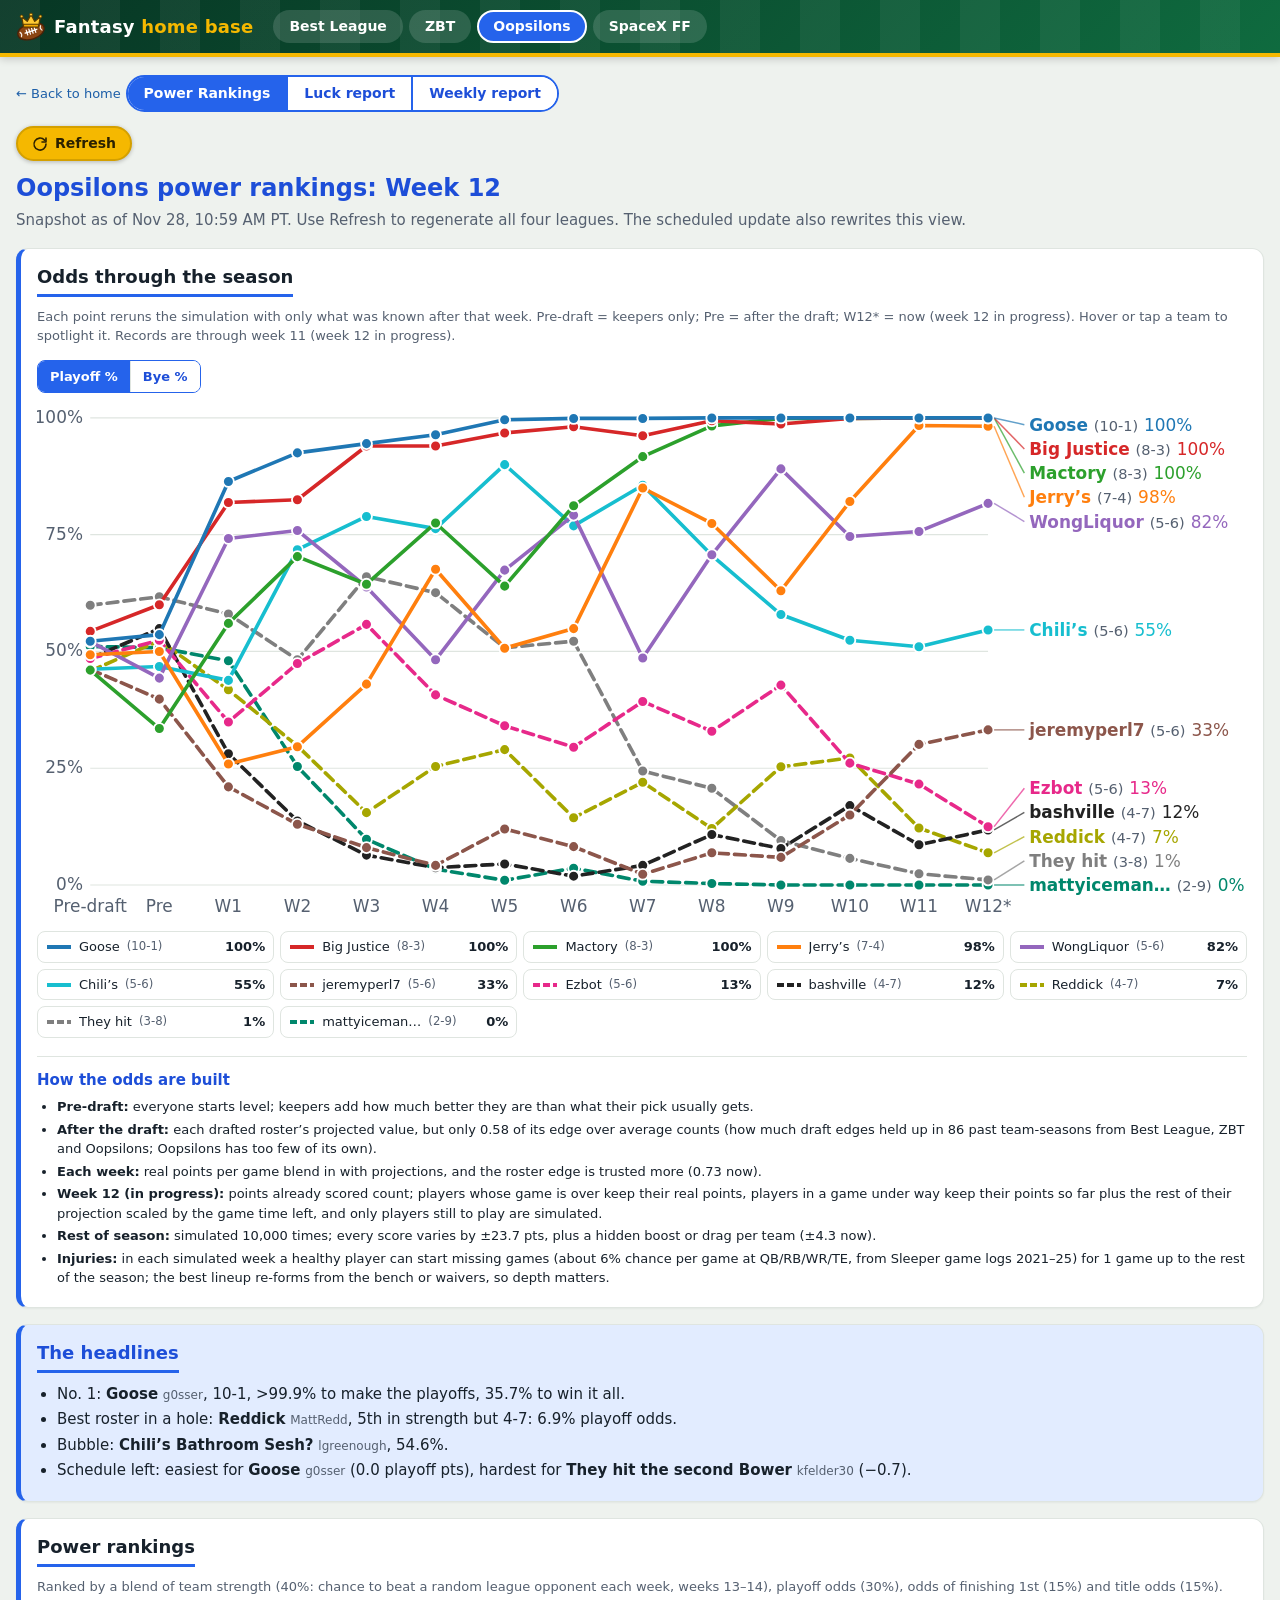
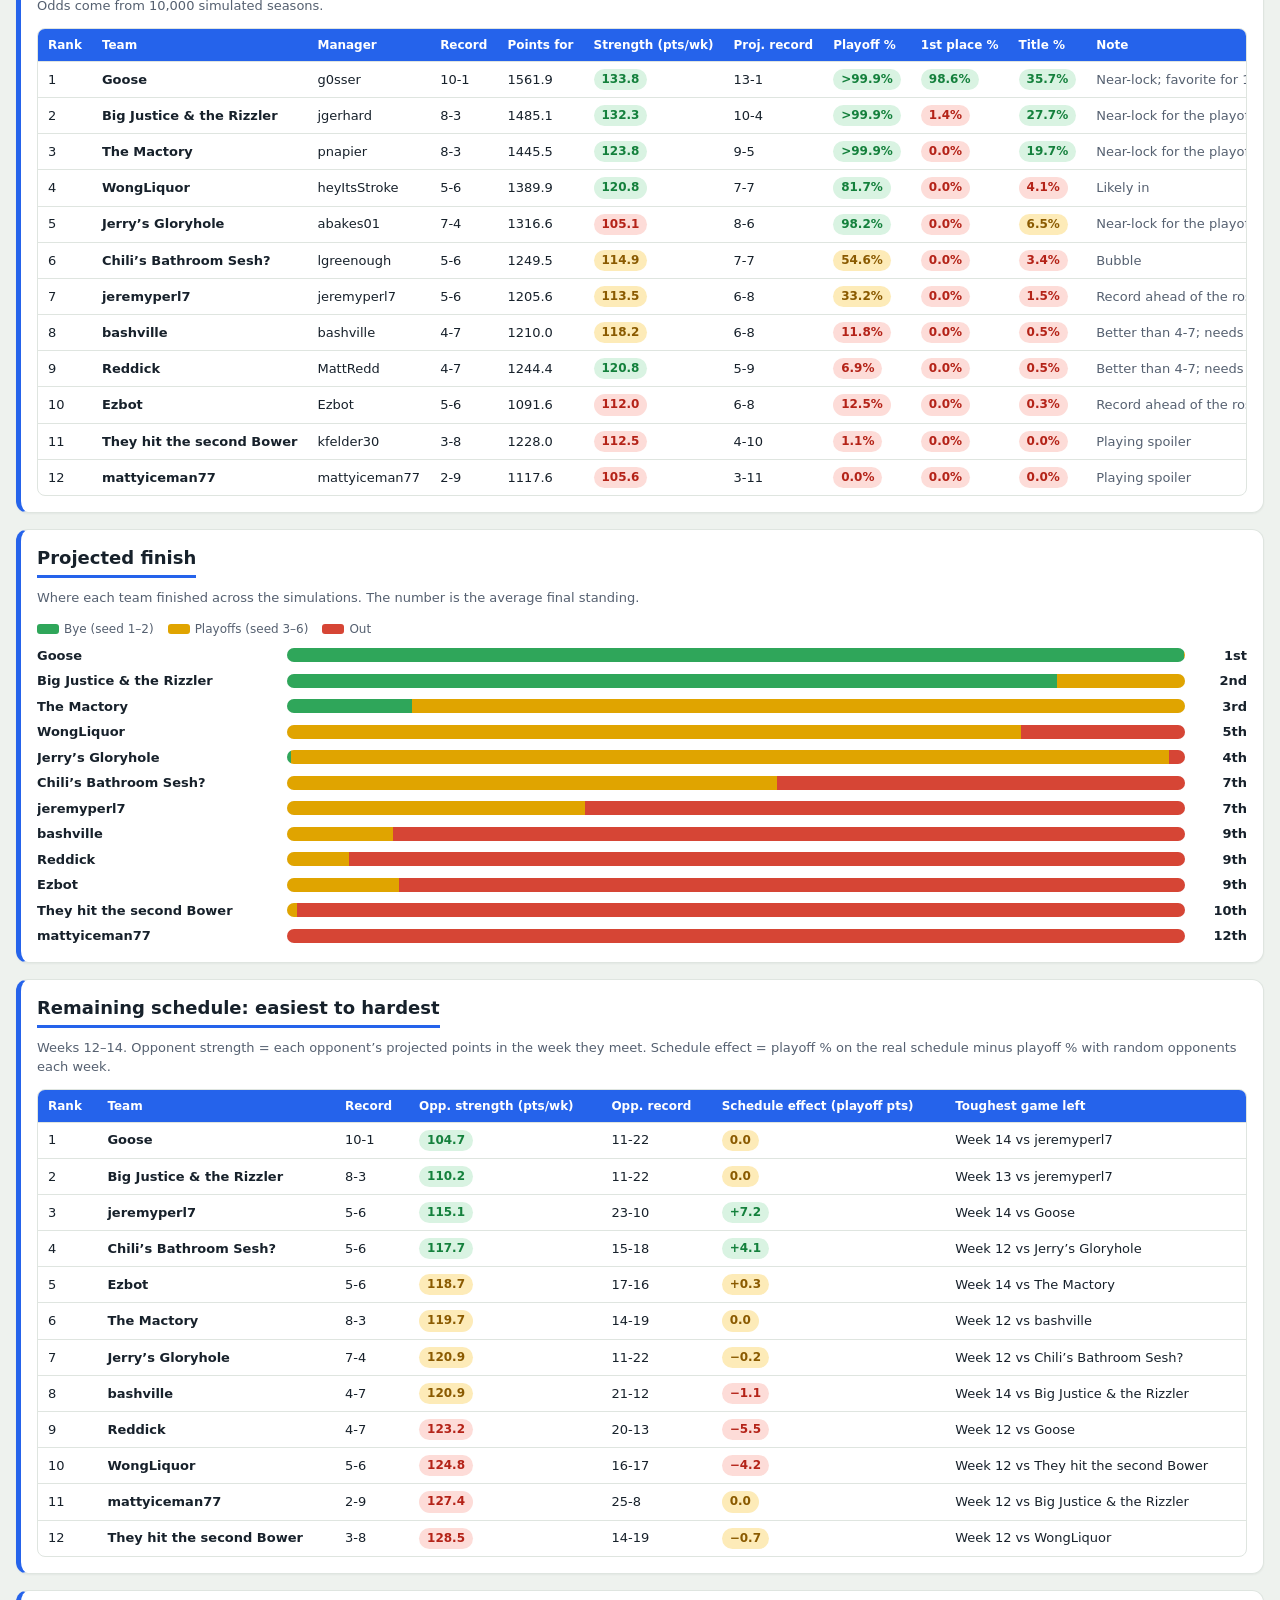
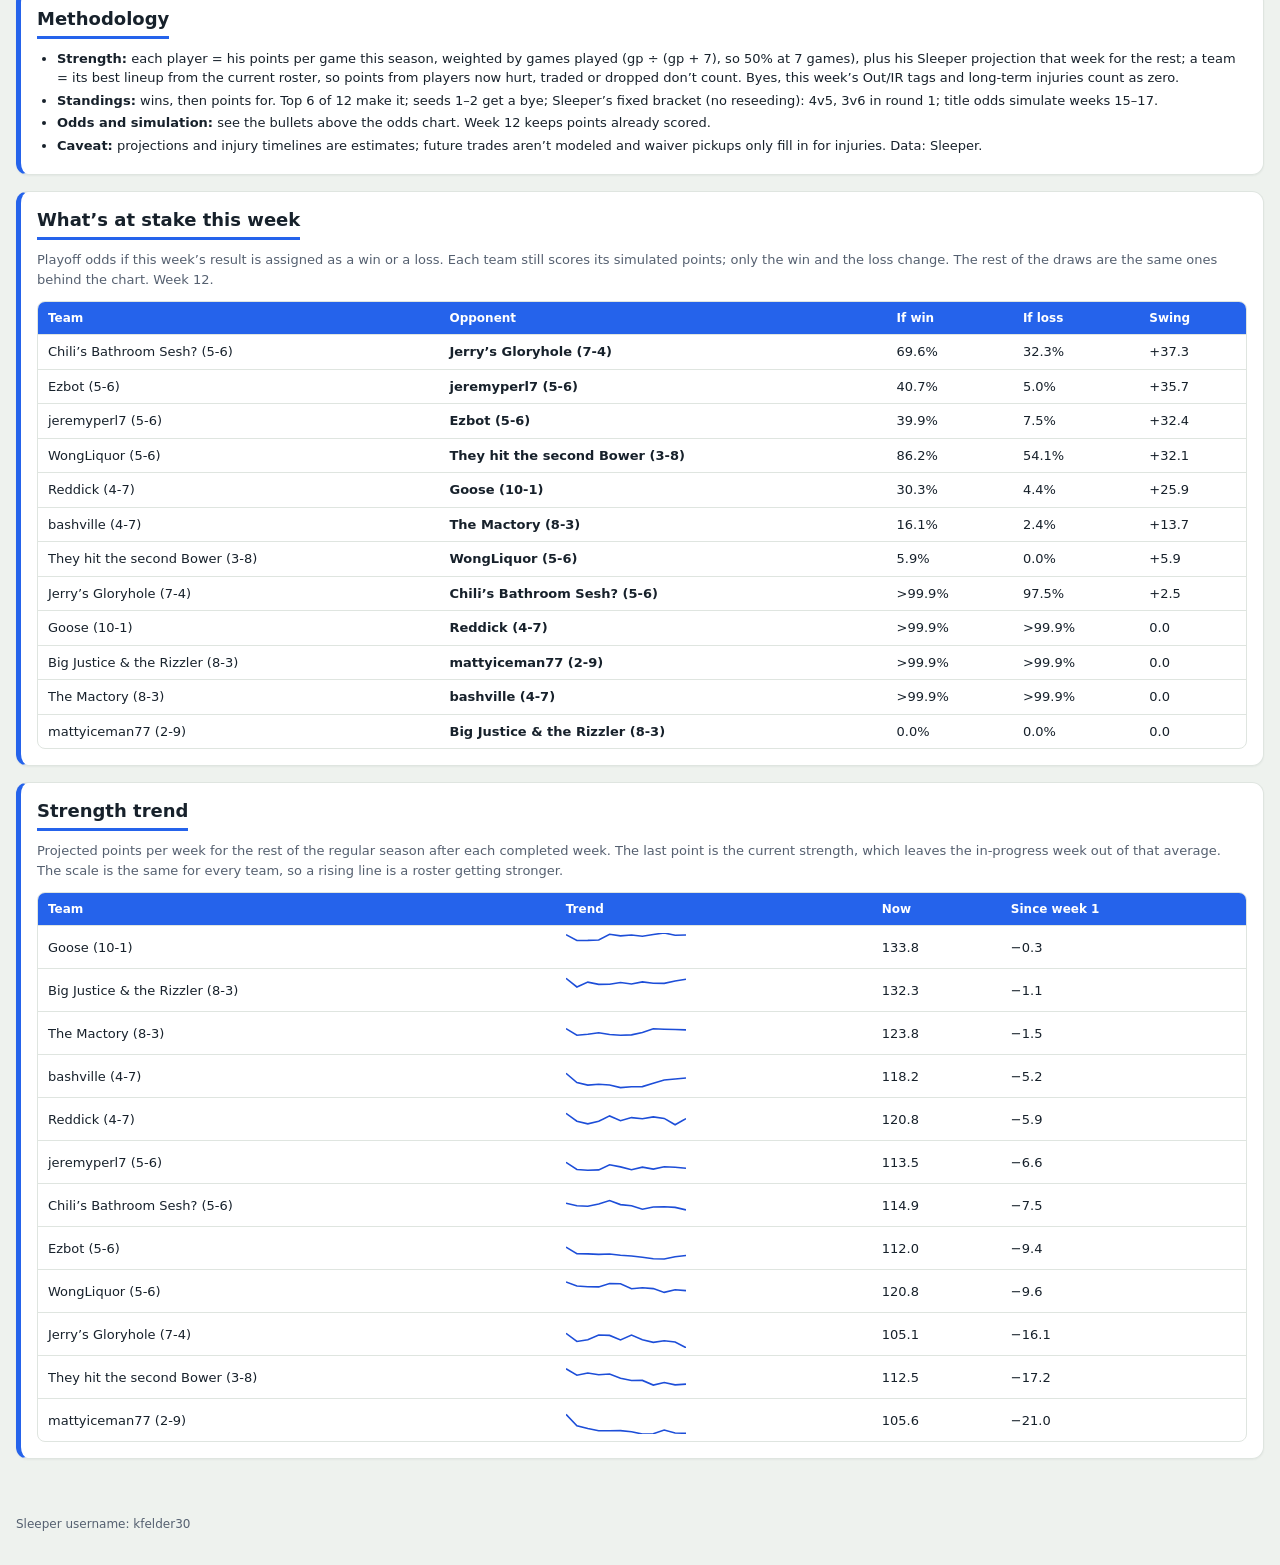
<file: oopsilons.html>
<!DOCTYPE html>
<html lang="en"><head><meta charset="utf-8">
<meta name="viewport" content="width=device-width, initial-scale=1">
<meta name="theme-color" content="#0f6b3f">
<title>Oopsilons: power rankings, luck report and weekly report</title>
<link rel="icon" href="favicon.svg" type="image/svg+xml">
<link rel="icon" href="favicon.ico" sizes="any">
<link rel="icon" href="favicon-32.png" sizes="32x32" type="image/png">
<link rel="apple-touch-icon" href="apple-touch-icon.png">
<link rel="stylesheet" href="style.css">
</head><body class="theme-oops" data-report="oops">
<header class="site"><div class="in"><a class="brand" href="index.html"><img src="favicon.svg" alt="" width="30" height="30"><span>Fantasy <b>home base</b></span></a><nav class="tabs" aria-label="Leagues"><a href="best-league.html" class="theme-best">Best League</a><a href="zbt.html" class="theme-zbt">ZBT</a><a href="oopsilons.html" aria-current="page" class="theme-oops">Oopsilons</a><a href="spacex-ff.html" class="theme-spacex">SpaceX FF</a></nav><div class="refresh"><div class="rbtns"><button type="button" id="full-btn" class="refresh-btn full" title="Re-pulls everything (rosters, projections, props, FantasyPros) through GitHub Actions"><svg viewBox="0 0 24 24" width="16" height="16" aria-hidden="true"><path d="M12 3v9m0 0 3.5-3.5M12 12 8.5 8.5M5 15v3a2 2 0 0 0 2 2h10a2 2 0 0 0 2-2v-3" fill="none" stroke="currentColor" stroke-width="2.4" stroke-linecap="round" stroke-linejoin="round"/></svg><span class="lbl">Refresh everything</span></button></div><span id="refresh-status" class="refresh-status" role="status" aria-live="polite">Updates automatically: hourly Sat 1 PM to Sun 10 AM PT, daily otherwise</span><button type="button" id="token-clear" class="linkbtn" hidden>Forget GitHub token</button><button type="button" id="lock-btn" class="linkbtn" hidden title="Lock the reports and forget this device">Lock</button></div></div><div id="token-panel" class="token-panel" hidden><div class="tin"><strong>One-time setup for “Refresh everything”</strong><ol><li>Open <a href="https://github.com/settings/personal-access-tokens/new" target="_blank" rel="noopener">GitHub: new fine-grained token</a>, name it anything and pick an expiry.</li><li>Repository access: <b>Only select repositories</b>, then <b>fantasy-home</b>.</li><li>Permissions, Repository permissions: <b>Actions: Read and write</b>. Nothing else. Click Generate token.</li><li>Paste the token below. It is saved only in this browser (localStorage), never in the repo.</li></ol><form id="token-form" autocomplete="off"><input type="password" id="token-input" placeholder="github_pat_…" aria-label="GitHub token" autocomplete="off" spellcheck="false"><button type="submit" class="refresh-btn">Save and refresh</button><button type="button" id="token-cancel" class="linkbtn">Cancel</button></form><p id="token-msg" class="token-msg" role="alert"></p></div></div></header>
<div class="wrap">
<a class="back" href="index.html">&larr; Back to home</a>
<div class="subtabs" id="oops-subtabs" role="tablist" aria-label="Oopsilons views"><button type="button" role="tab" data-v="power" aria-selected="true">Power Rankings</button><button type="button" role="tab" data-v="podcast" aria-selected="false">Luck report</button><button type="button" role="tab" data-v="report" aria-selected="false">Weekly report</button></div>
<div class="view" id="oops-view-power"><div id="oops-power"></div></div>
<div class="view" id="oops-view-podcast" hidden><div id="oops-podcast"></div></div>
<div class="view rep" id="oops-view-report" hidden>
<div class="lock"><noscript><p class="lockcard">The weekly report needs JavaScript to unlock.</p></noscript></div>
<p class="weekline">Weekly snapshots: <a href="oopsilons.html" id="oops-week">Latest week</a></p>
<h1 id="oops-title"></h1>
<p class="asof" id="oops-asof"></p>

<section class="quick"><h2>Quick read (suggestion only)</h2>
<ul id="oops-quick"></ul></section>

<section id="oops-flex-tiebreaker"><h2>Flex tiebreaker</h2>
<p class="cap">Color in the Prop-implied pts column is relative to the rows shown: top third green, middle third yellow, bottom third red. The number in parentheses after Sleeper proj is prop-implied minus projection. FP rank is the FantasyPros weekly consensus rank: flex ranking for RB, WR and TE (half PPR for Best League, PPR for the others), and position rank for QB, K and DEF. Color in the FP rank column is relative to the rows shown (lower rank is better): top third green, middle third yellow, bottom third red; position ranks and dashes are not colored. A dash means unranked. Weather is the Open-Meteo model forecast for the kickoff hour at the game's actual stadium, not a station observation. (final) means that game has been played and the figure is still that model, not a measured reading. Data notes explain (dome), (roof ?), and (covered).</p>
<div class="ctl"><div class="seg" id="oops-seg-view"></div><div class="seg" id="oops-seg-sort"></div></div>
<div class="scroll" id="oops-t-flex"></div></section>
<section id="oops-defense"><h2>Defense</h2>
<p class="cap">Your defenses first, then the next best 8 on waivers (by Sleeper projection). Color in the Prop-implied pts column is relative to the rows shown: top third green, middle third yellow, bottom third red. The number in parentheses after Sleeper proj is prop-implied minus projection. Color in the FP rank column is relative to the rows shown (lower rank is better): top third green, middle third yellow, bottom third red. Opp implied total is the points the opponent is expected to score, from the game total and spread; Spread is this defense's own line. A dash means no line or unranked. Weather is the Open-Meteo model forecast for the kickoff hour at the game's actual stadium, not a station observation. (final) means that game has been played and the figure is still that model, not a measured reading. Data notes explain (dome), (roof ?), and (covered).</p>
<div class="scroll" id="oops-t-def"></div></section>

<section id="oops-kickers"><h2>Kickers</h2>
<p class="cap">Your kickers first, then the best available unrostered kickers, up to 10. An unrostered kicker is included only with a game still to play and not Out or Doubtful, same as the waiver list. Sleeper proj uses this league's kicking settings. FG made and Kicking pts are the two-way over/under. Prop-implied pts scores those lines with this league's kicking settings; a dash means a line was not posted or could not be scored without guessing. FP rank is the FantasyPros kicker rank; color is relative to these rows (lower is better). Weather is the Open-Meteo model forecast for the kickoff hour at the game's actual stadium, not a station observation. (final) means that game has been played and the figure is still that model, not a measured reading. Data notes explain (dome), (roof ?), and (covered). A dash means unavailable.</p>
<div class="scroll" id="oops-t-kick"></div></section>

<section id="oops-starters"><h2>Starters</h2>
<p class="cap">Grouped by lineup slot. Yardage and reception figures are the consensus line, with the range across books in brackets when books differ. Anytime TD shows the DraftKings price, with the range across four books (lowest to highest payout). A dash means no market was posted. Weather is the Open-Meteo model forecast for the kickoff hour at the game's actual stadium, not a station observation. (final) means that game has been played and the figure is still that model, not a measured reading. Data notes explain (dome), (roof ?), and (covered).</p>
<div class="scroll" id="oops-t-starters"></div></section>

<section id="oops-bench"><h2>Bench</h2>
<p class="cap">Sorted by prop-implied points, highest first. Weather is the Open-Meteo model forecast for the kickoff hour at the game's actual stadium, not a station observation. (final) means that game has been played and the figure is still that model, not a measured reading. Data notes explain (dome), (roof ?), and (covered).</p>
<div class="scroll" id="oops-t-bench"></div></section>

<section id="oops-waivers"><h2>Waiver flex options</h2>
<p class="cap" id="oops-wcap"></p>
<div class="scroll" id="oops-t-waiver"></div></section>

<section id="oops-keepers"><h2 id="oops-keep-title">Top keepers</h2>
<ul class="cap method">
<li>Cost is this year's draft round minus 2, including the round a player was already kept in. A 3rd-round pick is a 1st-round keeper, and that is the earliest keep. A player drafted in the 1st or 2nd round cannot be kept. The latest cost is a 9th. A player who was not in this year's draft (waiver or free agency) costs a 9th. A trade does not change the round; the table shows whoever holds him now.</li>
<li>Years left is 2 when he was not a keeper in this year's draft, and 1 when he was kept this year but not the year before. A player kept in both of the previous two seasons has 0 years left, is ineligible, and is left off the ranking. A 1st- or 2nd-round pick is ineligible too, and is not given a 1st-round cost. Both lists, when the drafts have them, are under the table.</li>
<li>Value is how many picks earlier he would be drafted today than the middle of his keep round. Today's slot is his FantasyPros rest-of-season rank (PPR here). If that rank is missing, it is his Sleeper ADP. A rank already around the keep round is about zero: he could just be drafted there. Defenses are not keepers. A dash means the draft slot was missing.</li>
</ul>
<div class="scroll" id="oops-t-keep"></div>
<ul class="cap keep-foot" id="oops-keep-foot" hidden></ul>
</section>

<section id="oops-league-setup"><h2>League setup</h2>
<dl id="oops-setup"></dl></section>

<section id="oops-data-notes"><h2>Data notes and sources</h2>
<ul id="oops-notes"></ul></section>
<section id="oops-trade-targets"><h2>Trade targets</h2>
<div id="oops-t-trade"></div></section>
<section id="oops-waiver-board"><h2>Waiver standings</h2>
<div id="oops-t-faab"></div></section>
</div></div>
<footer>Sleeper username: kfelder30</footer>
<script src="lock.js"></script>
<script src="report-core.js"></script>
<script src="refresh.js"></script>
<script src="oopsilons-report.js"></script>
<script src="oops-podcast-data.js"></script>
<script src="oops-power-data.js"></script>
<script src="podcast.js"></script>
<script src="power.js"></script>
<script src="refresh-rank.js"></script>
<script>initPodcast("oops",{hashes:{power:"#power",podcast:"#luck",report:"#report"},alias:{"#podcast":"podcast"},listen:true});
fhLock(function(){initReport("oops")});</script>
</body></html>
</file>
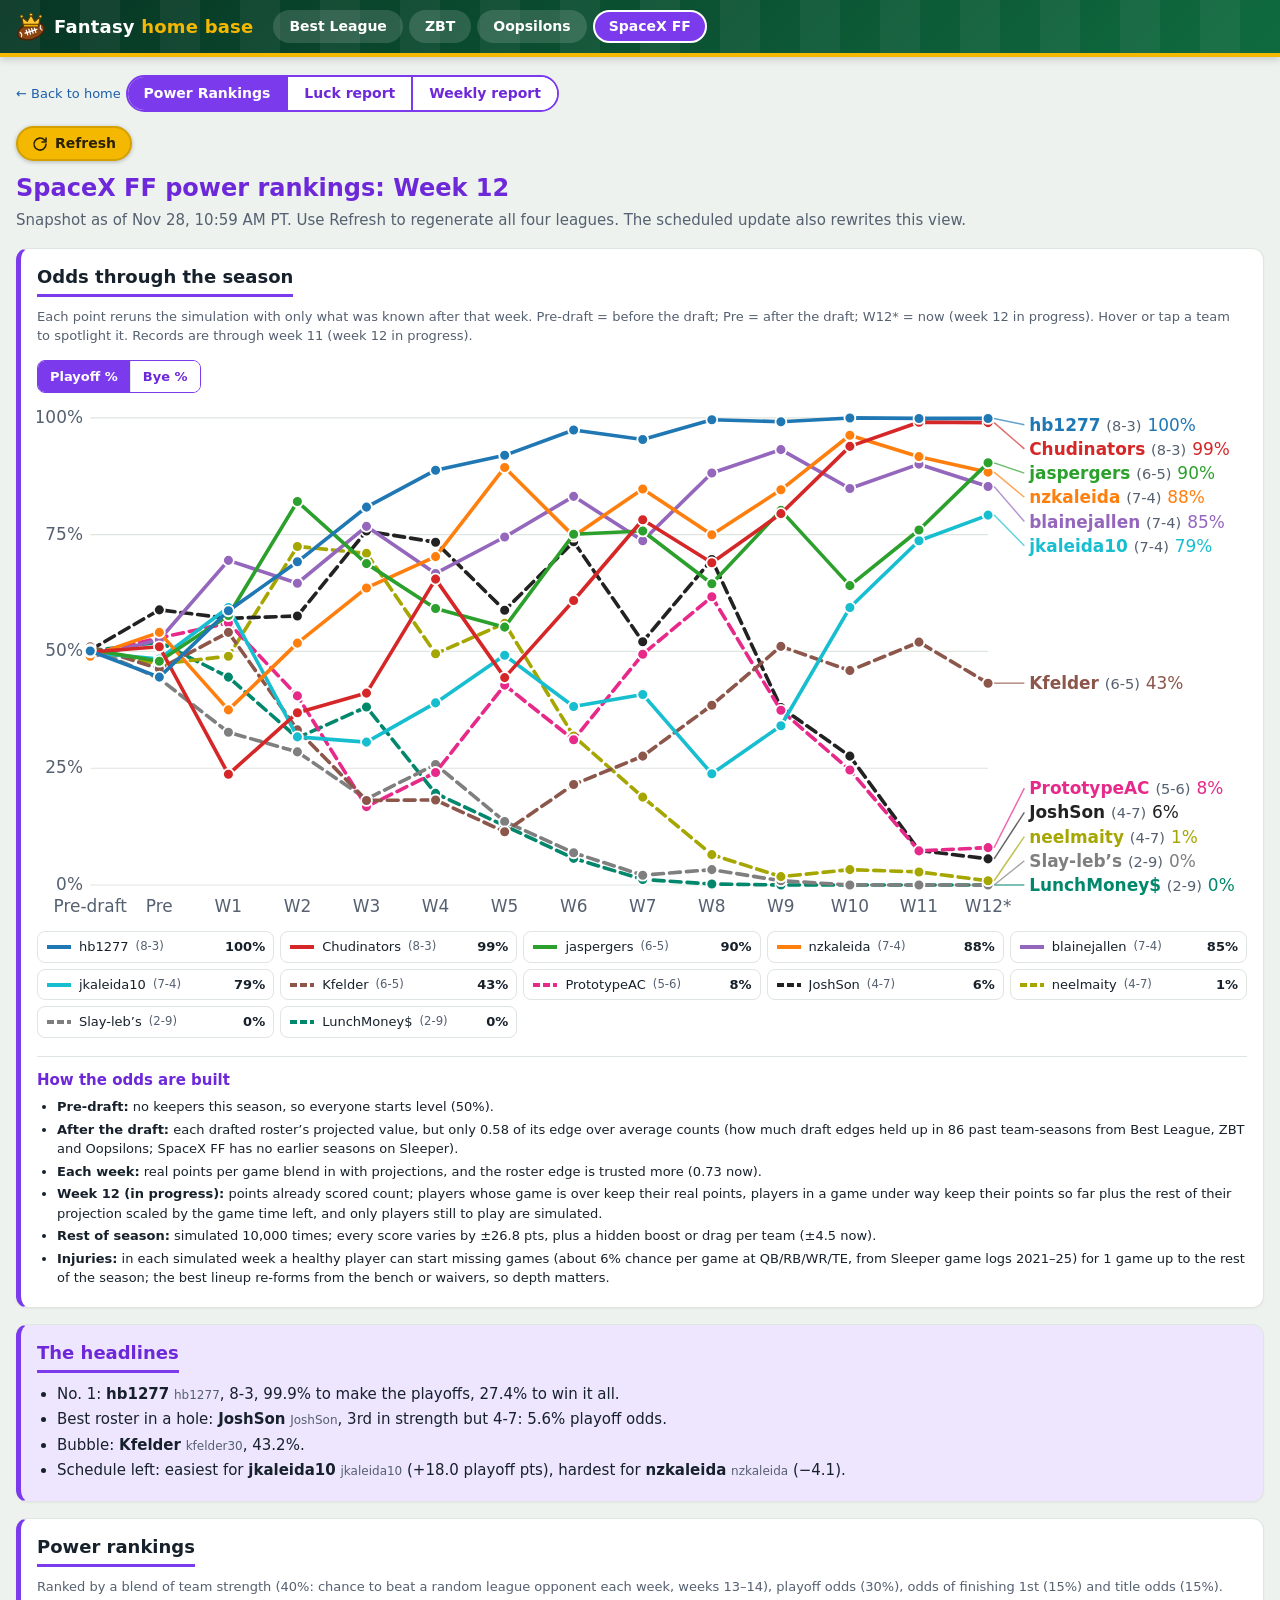
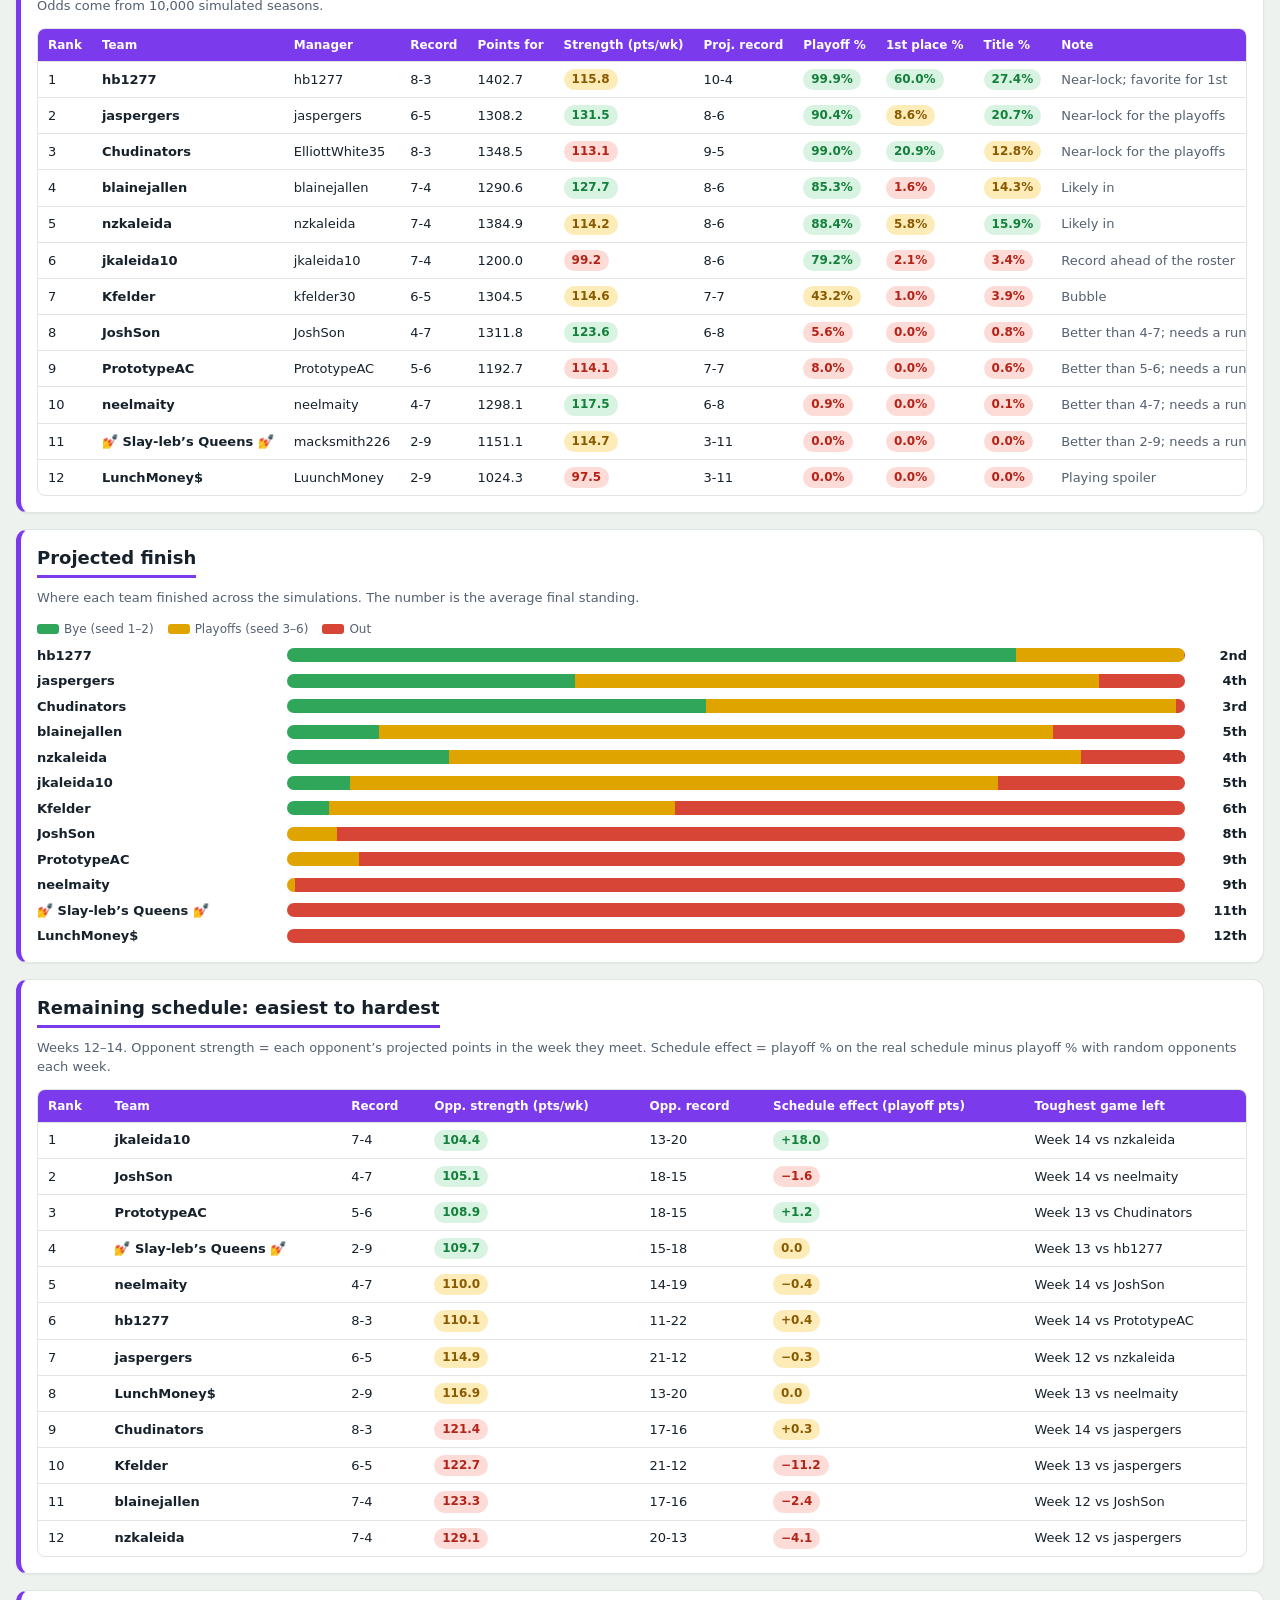
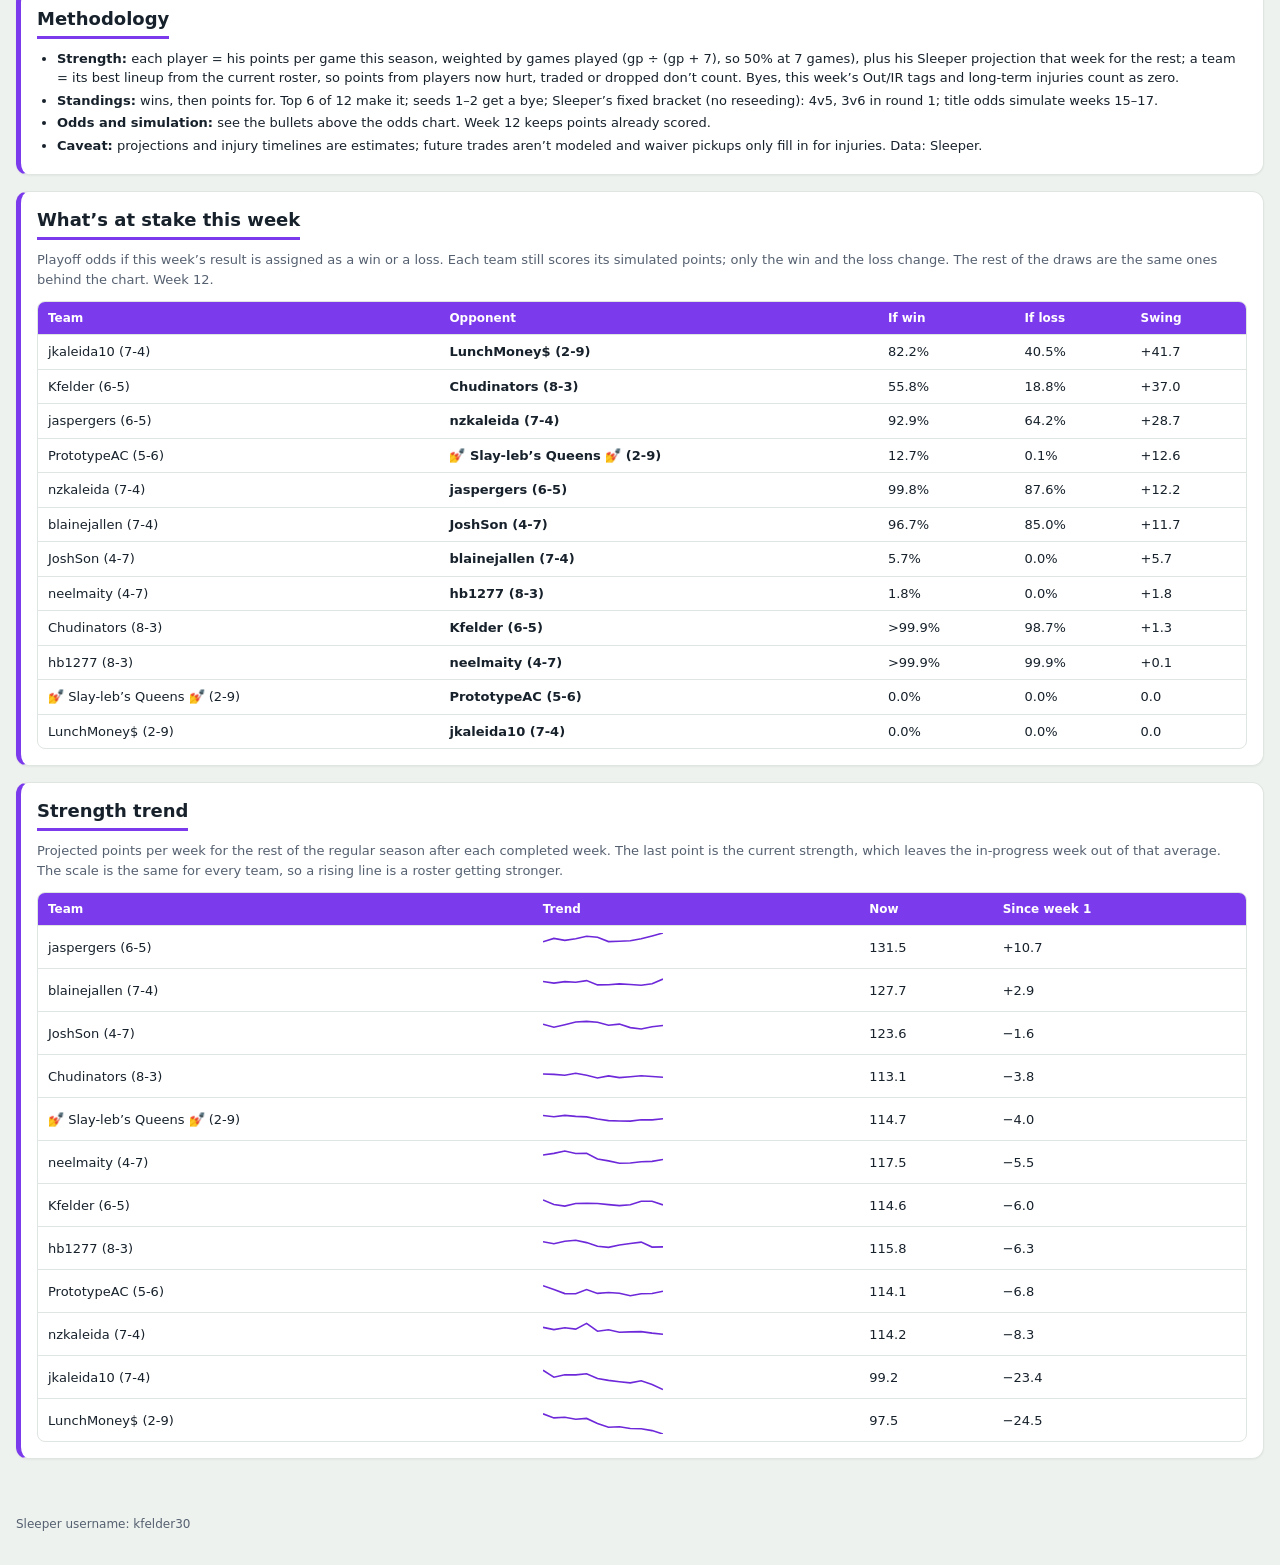
<file: spacex-ff.html>
<!DOCTYPE html>
<html lang="en"><head><meta charset="utf-8">
<meta name="viewport" content="width=device-width, initial-scale=1">
<meta name="theme-color" content="#0f6b3f">
<title>SpaceX FF: power rankings, luck report and weekly report</title>
<link rel="icon" href="favicon.svg" type="image/svg+xml">
<link rel="icon" href="favicon.ico" sizes="any">
<link rel="icon" href="favicon-32.png" sizes="32x32" type="image/png">
<link rel="apple-touch-icon" href="apple-touch-icon.png">
<link rel="stylesheet" href="style.css">
</head><body class="theme-spacex" data-report="spacex">
<header class="site"><div class="in"><a class="brand" href="index.html"><img src="favicon.svg" alt="" width="30" height="30"><span>Fantasy <b>home base</b></span></a><nav class="tabs" aria-label="Leagues"><a href="best-league.html" class="theme-best">Best League</a><a href="zbt.html" class="theme-zbt">ZBT</a><a href="oopsilons.html" class="theme-oops">Oopsilons</a><a href="spacex-ff.html" aria-current="page" class="theme-spacex">SpaceX FF</a></nav><div class="refresh"><div class="rbtns"><button type="button" id="full-btn" class="refresh-btn full" title="Re-pulls everything (rosters, projections, props, FantasyPros) through GitHub Actions"><svg viewBox="0 0 24 24" width="16" height="16" aria-hidden="true"><path d="M12 3v9m0 0 3.5-3.5M12 12 8.5 8.5M5 15v3a2 2 0 0 0 2 2h10a2 2 0 0 0 2-2v-3" fill="none" stroke="currentColor" stroke-width="2.4" stroke-linecap="round" stroke-linejoin="round"/></svg><span class="lbl">Refresh everything</span></button></div><span id="refresh-status" class="refresh-status" role="status" aria-live="polite">Updates automatically: hourly Sat 1 PM to Sun 10 AM PT, daily otherwise</span><button type="button" id="token-clear" class="linkbtn" hidden>Forget GitHub token</button><button type="button" id="lock-btn" class="linkbtn" hidden title="Lock the reports and forget this device">Lock</button></div></div><div id="token-panel" class="token-panel" hidden><div class="tin"><strong>One-time setup for “Refresh everything”</strong><ol><li>Open <a href="https://github.com/settings/personal-access-tokens/new" target="_blank" rel="noopener">GitHub: new fine-grained token</a>, name it anything and pick an expiry.</li><li>Repository access: <b>Only select repositories</b>, then <b>fantasy-home</b>.</li><li>Permissions, Repository permissions: <b>Actions: Read and write</b>. Nothing else. Click Generate token.</li><li>Paste the token below. It is saved only in this browser (localStorage), never in the repo.</li></ol><form id="token-form" autocomplete="off"><input type="password" id="token-input" placeholder="github_pat_…" aria-label="GitHub token" autocomplete="off" spellcheck="false"><button type="submit" class="refresh-btn">Save and refresh</button><button type="button" id="token-cancel" class="linkbtn">Cancel</button></form><p id="token-msg" class="token-msg" role="alert"></p></div></div></header>
<div class="wrap">
<a class="back" href="index.html">&larr; Back to home</a>
<div class="subtabs" id="spacex-subtabs" role="tablist" aria-label="SpaceX FF views"><button type="button" role="tab" data-v="power" aria-selected="true">Power Rankings</button><button type="button" role="tab" data-v="podcast" aria-selected="false">Luck report</button><button type="button" role="tab" data-v="report" aria-selected="false">Weekly report</button></div>
<div class="view" id="spacex-view-power"><div id="spacex-power"></div></div>
<div class="view" id="spacex-view-podcast" hidden><div id="spacex-podcast"></div></div>
<div class="view rep" id="spacex-view-report" hidden>
<div class="lock"><noscript><p class="lockcard">The weekly report needs JavaScript to unlock.</p></noscript></div>
<p class="weekline">Weekly snapshots: <a href="spacex-ff.html" id="spacex-week">Latest week</a></p>
<h1 id="spacex-title"></h1>
<p class="asof" id="spacex-asof"></p>

<section class="quick"><h2>Quick read (suggestion only)</h2>
<ul id="spacex-quick"></ul></section>

<section id="spacex-flex-tiebreaker"><h2>Flex tiebreaker</h2>
<p class="cap">Color in the Prop-implied pts column is relative to the rows shown: top third green, middle third yellow, bottom third red. The number in parentheses after Sleeper proj is prop-implied minus projection. FP rank is the FantasyPros weekly consensus rank: flex ranking for RB, WR and TE (half PPR for Best League, PPR for the others), and position rank for QB, K and DEF. Color in the FP rank column is relative to the rows shown (lower rank is better): top third green, middle third yellow, bottom third red; position ranks and dashes are not colored. A dash means unranked. Weather is the Open-Meteo model forecast for the kickoff hour at the game's actual stadium, not a station observation. (final) means that game has been played and the figure is still that model, not a measured reading. Data notes explain (dome), (roof ?), and (covered).</p>
<div class="ctl"><div class="seg" id="spacex-seg-view"></div><div class="seg" id="spacex-seg-sort"></div></div>
<div class="scroll" id="spacex-t-flex"></div></section>
<section id="spacex-defense"><h2>Defense</h2>
<p class="cap">Your defenses first, then the next best 8 on waivers (by Sleeper projection). Color in the Prop-implied pts column is relative to the rows shown: top third green, middle third yellow, bottom third red. The number in parentheses after Sleeper proj is prop-implied minus projection. Color in the FP rank column is relative to the rows shown (lower rank is better): top third green, middle third yellow, bottom third red. Opp implied total is the points the opponent is expected to score, from the game total and spread; Spread is this defense's own line. A dash means no line or unranked. Weather is the Open-Meteo model forecast for the kickoff hour at the game's actual stadium, not a station observation. (final) means that game has been played and the figure is still that model, not a measured reading. Data notes explain (dome), (roof ?), and (covered).</p>
<div class="scroll" id="spacex-t-def"></div></section>

<section id="spacex-kickers"><h2>Kickers</h2>
<p class="cap">Your kickers first, then the best available unrostered kickers, up to 10. An unrostered kicker is included only with a game still to play and not Out or Doubtful, same as the waiver list. Sleeper proj uses this league's kicking settings. FG made and Kicking pts are the two-way over/under. Prop-implied pts scores those lines with this league's kicking settings; a dash means a line was not posted or could not be scored without guessing. FP rank is the FantasyPros kicker rank; color is relative to these rows (lower is better). Weather is the Open-Meteo model forecast for the kickoff hour at the game's actual stadium, not a station observation. (final) means that game has been played and the figure is still that model, not a measured reading. Data notes explain (dome), (roof ?), and (covered). A dash means unavailable.</p>
<div class="scroll" id="spacex-t-kick"></div></section>

<section id="spacex-starters"><h2>Starters</h2>
<p class="cap">Grouped by lineup slot. Yardage and reception figures are the consensus line, with the range across books in brackets when books differ. Anytime TD shows the DraftKings price, with the range across four books (lowest to highest payout). A dash means no market was posted. Weather is the Open-Meteo model forecast for the kickoff hour at the game's actual stadium, not a station observation. (final) means that game has been played and the figure is still that model, not a measured reading. Data notes explain (dome), (roof ?), and (covered).</p>
<div class="scroll" id="spacex-t-starters"></div></section>

<section id="spacex-bench"><h2>Bench</h2>
<p class="cap">Sorted by prop-implied points, highest first. Weather is the Open-Meteo model forecast for the kickoff hour at the game's actual stadium, not a station observation. (final) means that game has been played and the figure is still that model, not a measured reading. Data notes explain (dome), (roof ?), and (covered).</p>
<div class="scroll" id="spacex-t-bench"></div></section>

<section id="spacex-waivers"><h2>Waiver flex options</h2>
<p class="cap" id="spacex-wcap"></p>
<div class="scroll" id="spacex-t-waiver"></div></section>

<section id="spacex-league-setup"><h2>League setup</h2>
<dl id="spacex-setup"></dl></section>

<section id="spacex-data-notes"><h2>Data notes and sources</h2>
<ul id="spacex-notes"></ul></section>
<section id="spacex-trade-targets"><h2>Trade targets</h2>
<div id="spacex-t-trade"></div></section>
<section id="spacex-waiver-board"><h2>Waiver standings</h2>
<div id="spacex-t-faab"></div></section>
</div></div>
<footer>Sleeper username: kfelder30</footer>
<script src="lock.js"></script>
<script src="report-core.js"></script>
<script src="refresh.js"></script>
<script src="spacex-report.js"></script>
<script src="spacex-podcast-data.js"></script>
<script src="spacex-power-data.js"></script>
<script src="podcast.js"></script>
<script src="power.js"></script>
<script src="refresh-rank.js"></script>
<script>initPodcast("spacex",{hashes:{power:"#power",podcast:"#luck",report:"#report"},alias:{"#podcast":"podcast"},listen:true});
fhLock(function(){initReport("spacex")});</script>
</body></html>
</file>
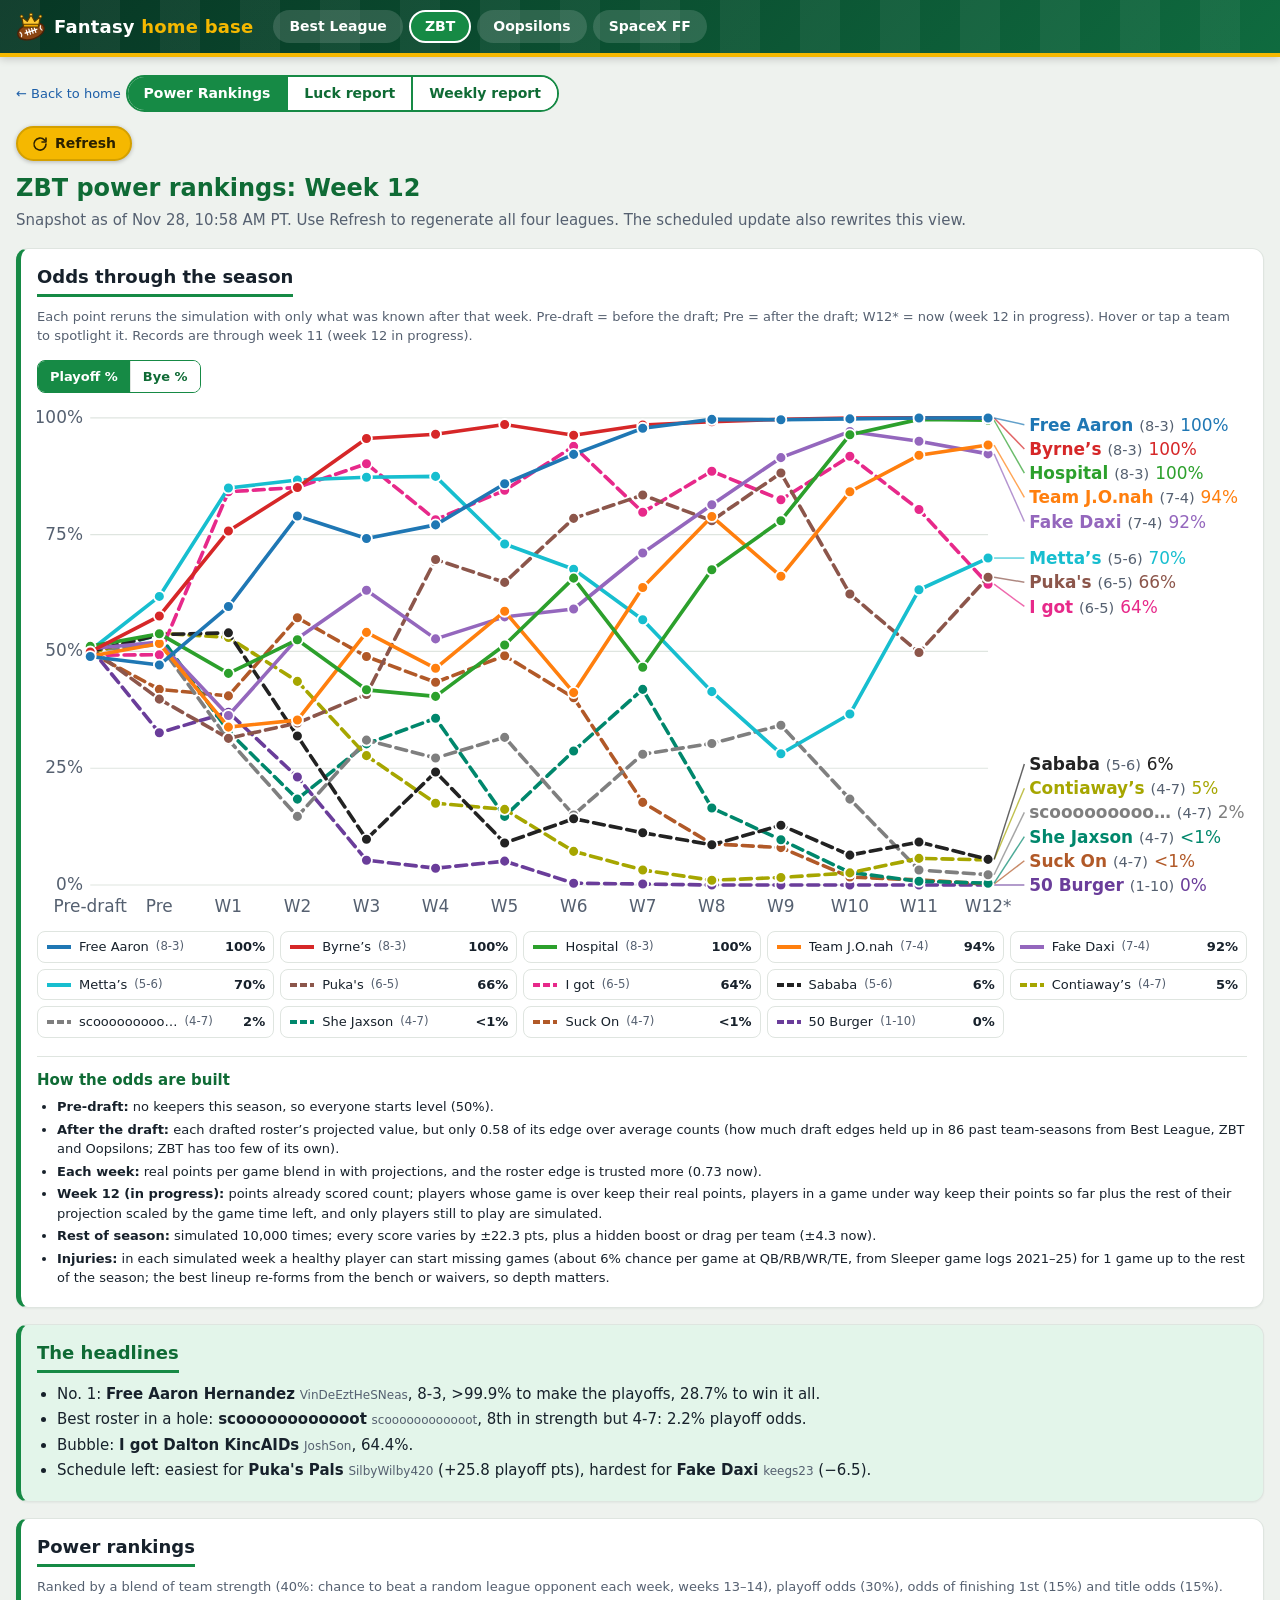
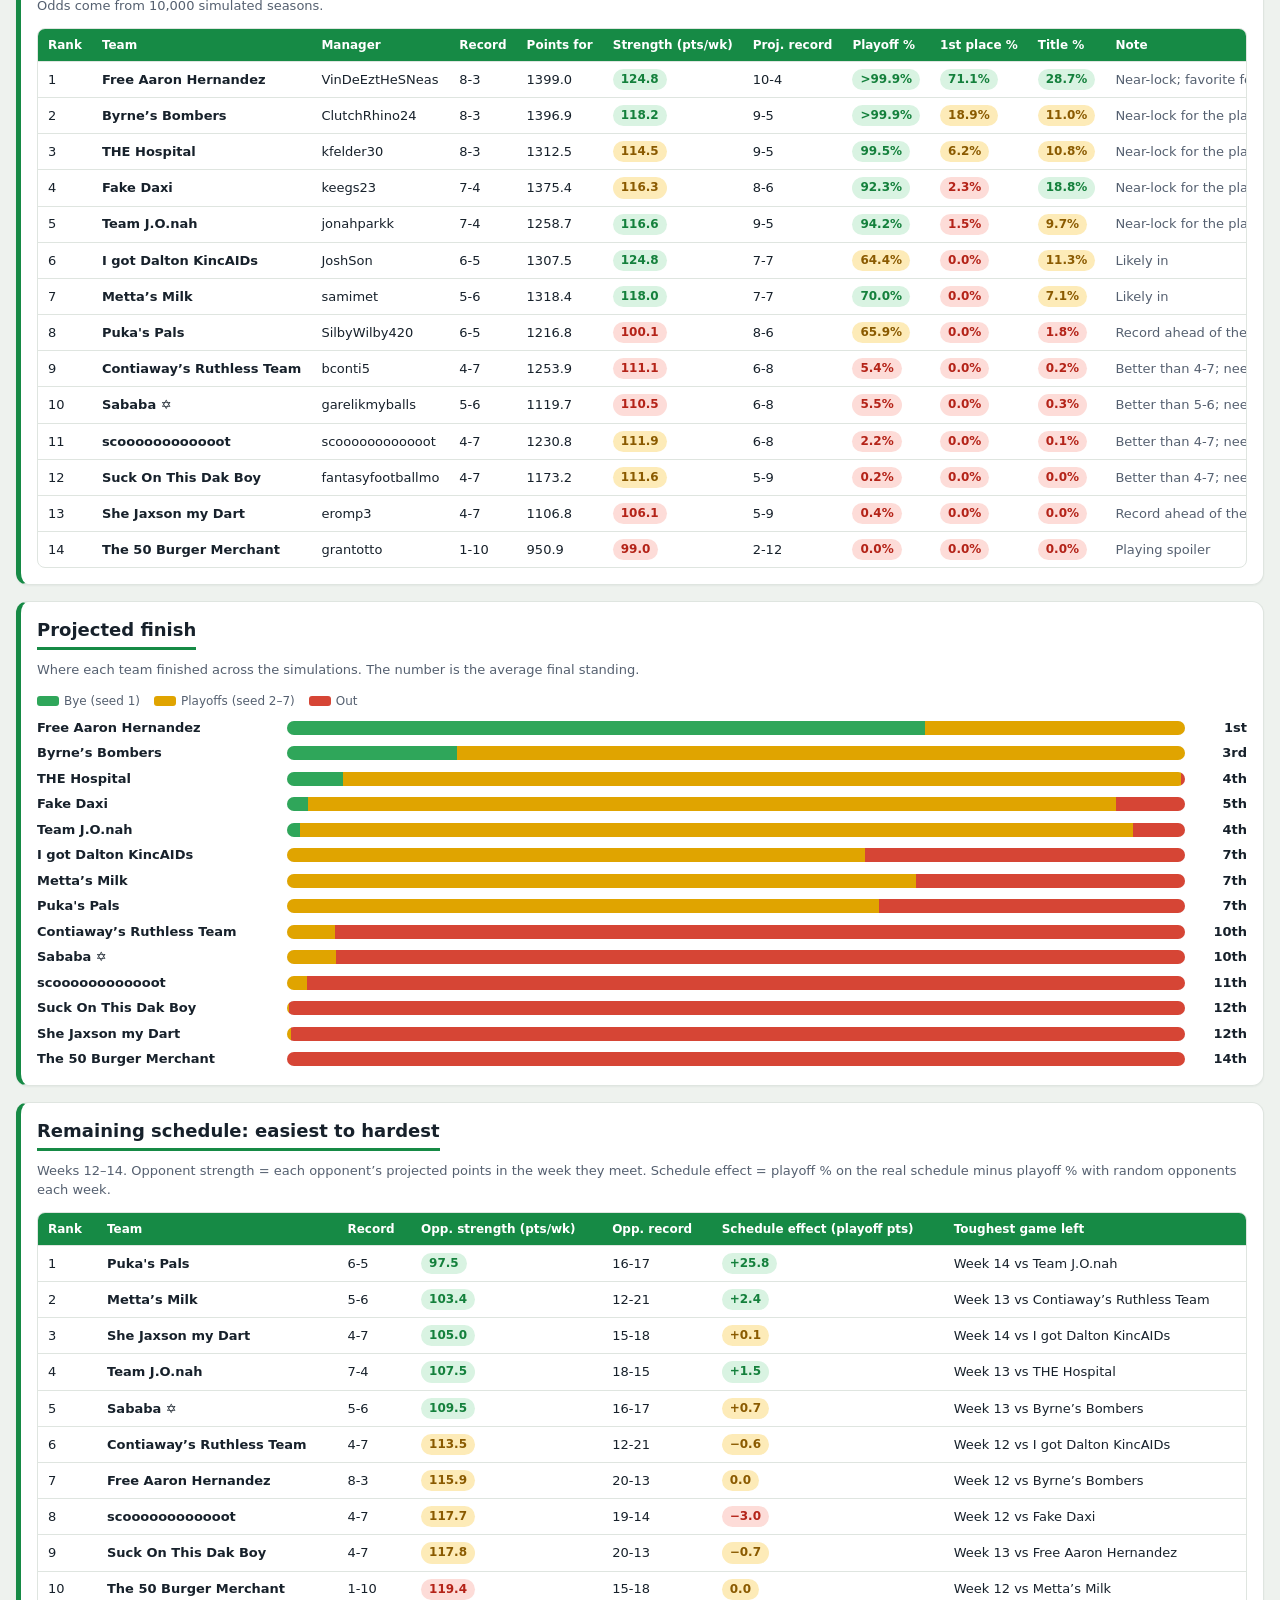
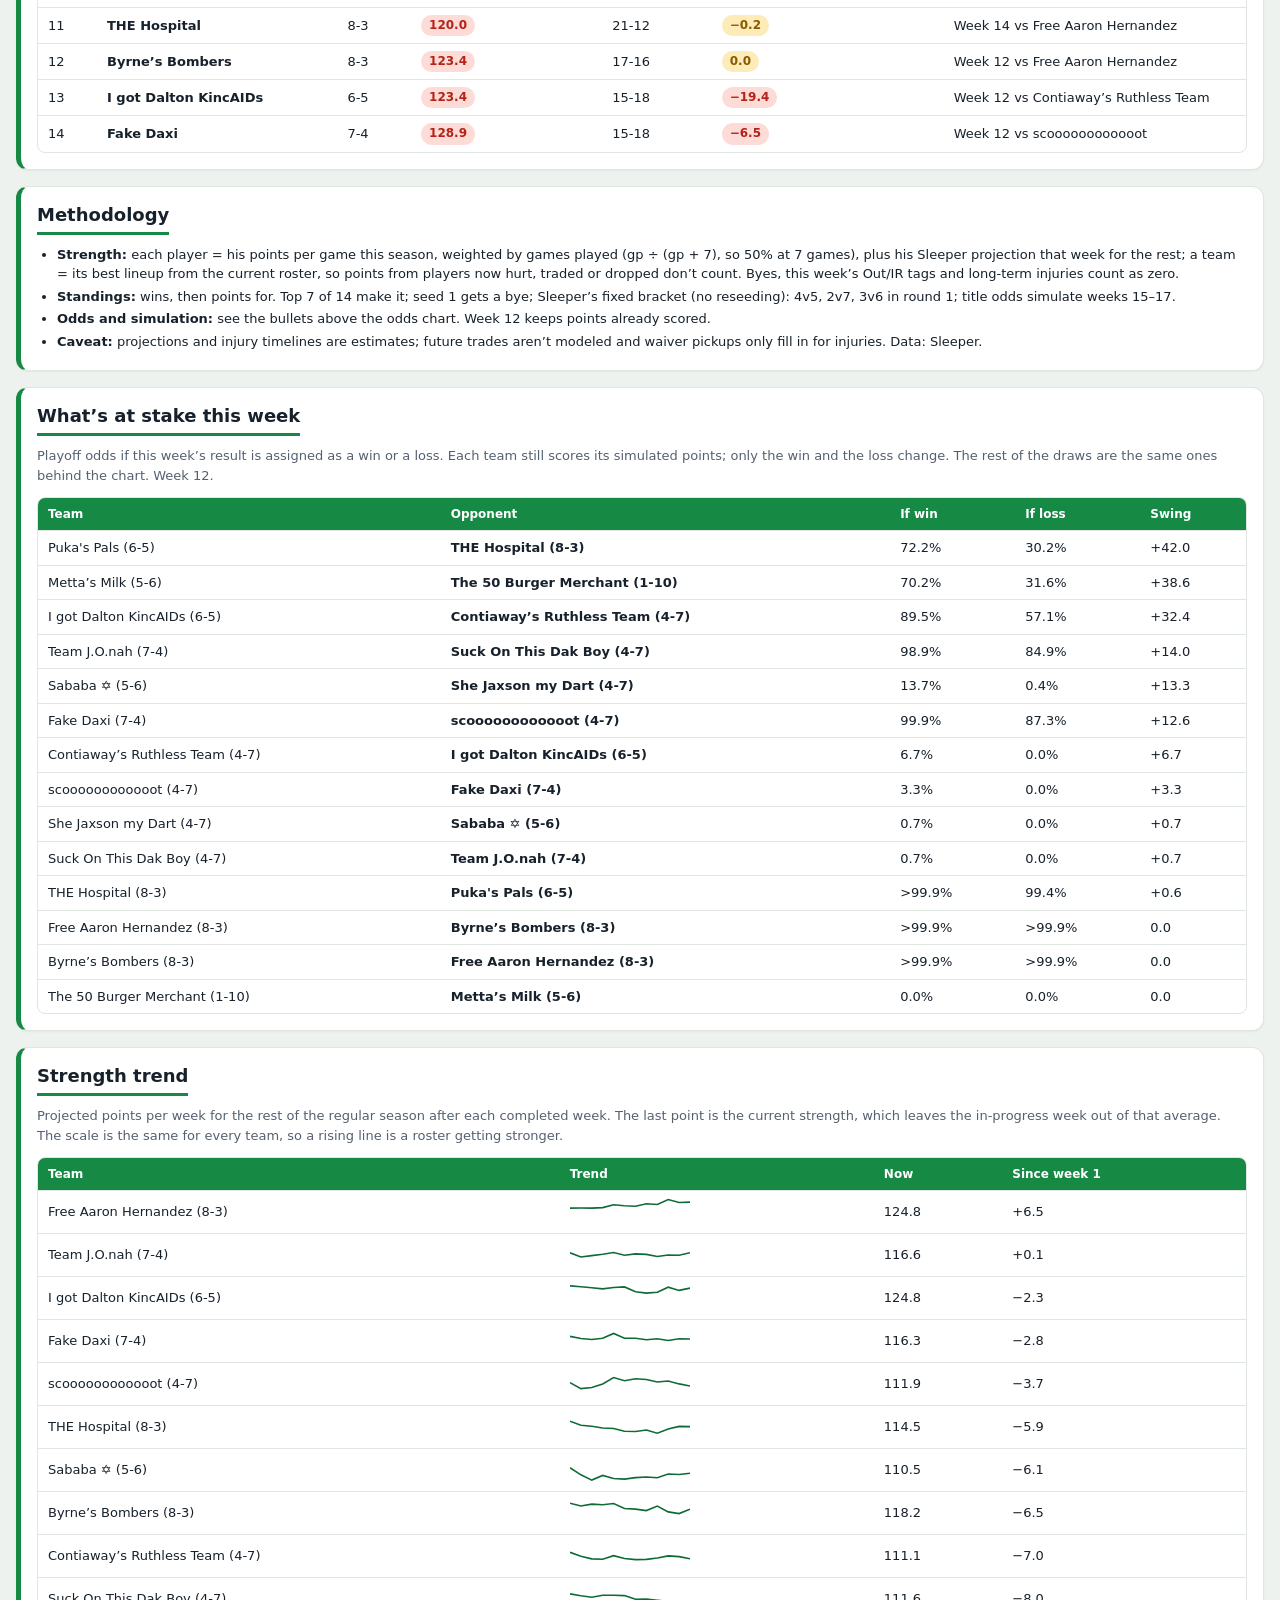
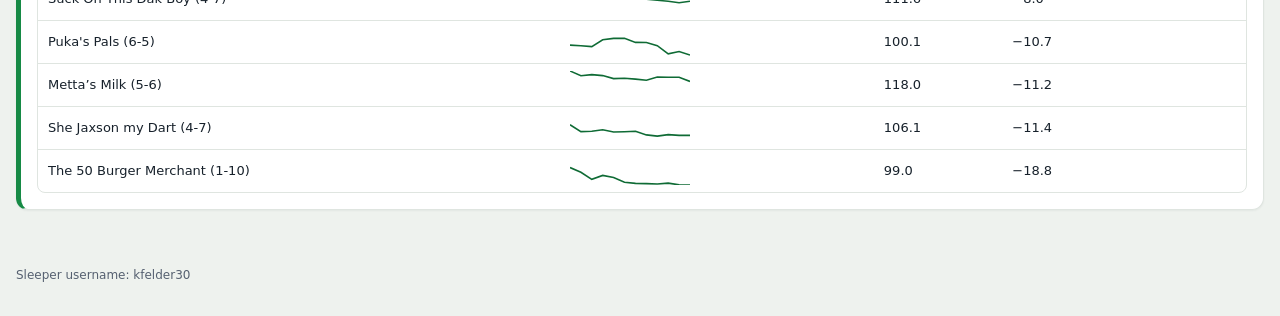
<file: zbt.html>
<!DOCTYPE html>
<html lang="en"><head><meta charset="utf-8">
<meta name="viewport" content="width=device-width, initial-scale=1">
<meta name="theme-color" content="#0f6b3f">
<title>ZBT: power rankings, luck report and weekly report</title>
<link rel="icon" href="favicon.svg" type="image/svg+xml">
<link rel="icon" href="favicon.ico" sizes="any">
<link rel="icon" href="favicon-32.png" sizes="32x32" type="image/png">
<link rel="apple-touch-icon" href="apple-touch-icon.png">
<link rel="stylesheet" href="style.css">
</head><body class="theme-zbt" data-report="zbt">
<header class="site"><div class="in"><a class="brand" href="index.html"><img src="favicon.svg" alt="" width="30" height="30"><span>Fantasy <b>home base</b></span></a><nav class="tabs" aria-label="Leagues"><a href="best-league.html" class="theme-best">Best League</a><a href="zbt.html" aria-current="page" class="theme-zbt">ZBT</a><a href="oopsilons.html" class="theme-oops">Oopsilons</a><a href="spacex-ff.html" class="theme-spacex">SpaceX FF</a></nav><div class="refresh"><div class="rbtns"><button type="button" id="full-btn" class="refresh-btn full" title="Re-pulls everything (rosters, projections, props, FantasyPros) through GitHub Actions"><svg viewBox="0 0 24 24" width="16" height="16" aria-hidden="true"><path d="M12 3v9m0 0 3.5-3.5M12 12 8.5 8.5M5 15v3a2 2 0 0 0 2 2h10a2 2 0 0 0 2-2v-3" fill="none" stroke="currentColor" stroke-width="2.4" stroke-linecap="round" stroke-linejoin="round"/></svg><span class="lbl">Refresh everything</span></button></div><span id="refresh-status" class="refresh-status" role="status" aria-live="polite">Updates automatically: hourly Sat 1 PM to Sun 10 AM PT, daily otherwise</span><button type="button" id="token-clear" class="linkbtn" hidden>Forget GitHub token</button><button type="button" id="lock-btn" class="linkbtn" hidden title="Lock the reports and forget this device">Lock</button></div></div><div id="token-panel" class="token-panel" hidden><div class="tin"><strong>One-time setup for “Refresh everything”</strong><ol><li>Open <a href="https://github.com/settings/personal-access-tokens/new" target="_blank" rel="noopener">GitHub: new fine-grained token</a>, name it anything and pick an expiry.</li><li>Repository access: <b>Only select repositories</b>, then <b>fantasy-home</b>.</li><li>Permissions, Repository permissions: <b>Actions: Read and write</b>. Nothing else. Click Generate token.</li><li>Paste the token below. It is saved only in this browser (localStorage), never in the repo.</li></ol><form id="token-form" autocomplete="off"><input type="password" id="token-input" placeholder="github_pat_…" aria-label="GitHub token" autocomplete="off" spellcheck="false"><button type="submit" class="refresh-btn">Save and refresh</button><button type="button" id="token-cancel" class="linkbtn">Cancel</button></form><p id="token-msg" class="token-msg" role="alert"></p></div></div></header>
<div class="wrap">
<a class="back" href="index.html">&larr; Back to home</a>
<div class="subtabs" id="zbt-subtabs" role="tablist" aria-label="ZBT views"><button type="button" role="tab" data-v="power" aria-selected="true">Power Rankings</button><button type="button" role="tab" data-v="podcast" aria-selected="false">Luck report</button><button type="button" role="tab" data-v="report" aria-selected="false">Weekly report</button></div>
<div class="view" id="zbt-view-power"><div id="zbt-power"></div></div>
<div class="view" id="zbt-view-podcast" hidden><div id="zbt-podcast"></div></div>
<div class="view rep" id="zbt-view-report" hidden>
<div class="lock"><noscript><p class="lockcard">The weekly report needs JavaScript to unlock.</p></noscript></div>
<p class="weekline">Weekly snapshots: <a href="zbt.html" id="zbt-week">Latest week</a></p>
<h1 id="zbt-title"></h1>
<p class="asof" id="zbt-asof"></p>

<section class="quick"><h2>Quick read (suggestion only)</h2>
<ul id="zbt-quick"></ul></section>

<section id="zbt-flex-tiebreaker"><h2>Flex tiebreaker</h2>
<p class="cap">Color in the Prop-implied pts column is relative to the rows shown: top third green, middle third yellow, bottom third red. The number in parentheses after Sleeper proj is prop-implied minus projection. FP rank is the FantasyPros weekly consensus rank: flex ranking for RB, WR and TE (half PPR for Best League, PPR for the others), and position rank for QB, K and DEF. Color in the FP rank column is relative to the rows shown (lower rank is better): top third green, middle third yellow, bottom third red; position ranks and dashes are not colored. A dash means unranked. Weather is the Open-Meteo model forecast for the kickoff hour at the game's actual stadium, not a station observation. (final) means that game has been played and the figure is still that model, not a measured reading. Data notes explain (dome), (roof ?), and (covered).</p>
<div class="ctl"><div class="seg" id="zbt-seg-view"></div><div class="seg" id="zbt-seg-sort"></div></div>
<div class="scroll" id="zbt-t-flex"></div></section>
<section id="zbt-defense"><h2>Defense</h2>
<p class="cap">Your defenses first, then the next best 8 on waivers (by Sleeper projection). Color in the Prop-implied pts column is relative to the rows shown: top third green, middle third yellow, bottom third red. The number in parentheses after Sleeper proj is prop-implied minus projection. Color in the FP rank column is relative to the rows shown (lower rank is better): top third green, middle third yellow, bottom third red. Opp implied total is the points the opponent is expected to score, from the game total and spread; Spread is this defense's own line. A dash means no line or unranked. Weather is the Open-Meteo model forecast for the kickoff hour at the game's actual stadium, not a station observation. (final) means that game has been played and the figure is still that model, not a measured reading. Data notes explain (dome), (roof ?), and (covered).</p>
<div class="scroll" id="zbt-t-def"></div></section>

<section id="zbt-kickers"><h2>Kickers</h2>
<p class="cap">Your kickers first, then the best available unrostered kickers, up to 10. An unrostered kicker is included only with a game still to play and not Out or Doubtful, same as the waiver list. Sleeper proj uses this league's kicking settings. FG made and Kicking pts are the two-way over/under. Prop-implied pts scores those lines with this league's kicking settings; a dash means a line was not posted or could not be scored without guessing. FP rank is the FantasyPros kicker rank; color is relative to these rows (lower is better). Weather is the Open-Meteo model forecast for the kickoff hour at the game's actual stadium, not a station observation. (final) means that game has been played and the figure is still that model, not a measured reading. Data notes explain (dome), (roof ?), and (covered). A dash means unavailable.</p>
<div class="scroll" id="zbt-t-kick"></div></section>

<section id="zbt-starters"><h2>Starters</h2>
<p class="cap">Grouped by lineup slot. Yardage and reception figures are the consensus line, with the range across books in brackets when books differ. Anytime TD shows the DraftKings price, with the range across four books (lowest to highest payout). A dash means no market was posted. Weather is the Open-Meteo model forecast for the kickoff hour at the game's actual stadium, not a station observation. (final) means that game has been played and the figure is still that model, not a measured reading. Data notes explain (dome), (roof ?), and (covered).</p>
<div class="scroll" id="zbt-t-starters"></div></section>

<section id="zbt-bench"><h2>Bench</h2>
<p class="cap">Sorted by prop-implied points, highest first. Weather is the Open-Meteo model forecast for the kickoff hour at the game's actual stadium, not a station observation. (final) means that game has been played and the figure is still that model, not a measured reading. Data notes explain (dome), (roof ?), and (covered).</p>
<div class="scroll" id="zbt-t-bench"></div></section>

<section id="zbt-waivers"><h2>Waiver flex options</h2>
<p class="cap" id="zbt-wcap"></p>
<div class="scroll" id="zbt-t-waiver"></div></section>

<section id="zbt-league-setup"><h2>League setup</h2>
<dl id="zbt-setup"></dl></section>

<section id="zbt-data-notes"><h2>Data notes and sources</h2>
<ul id="zbt-notes"></ul></section>
<section id="zbt-trade-targets"><h2>Trade targets</h2>
<div id="zbt-t-trade"></div></section>
<section id="zbt-waiver-board"><h2>Waiver standings</h2>
<div id="zbt-t-faab"></div></section>
</div></div>
<footer>Sleeper username: kfelder30</footer>
<script src="lock.js"></script>
<script src="report-core.js"></script>
<script src="refresh.js"></script>
<script src="zbt-report.js"></script>
<script src="zbt-podcast-data.js"></script>
<script src="zbt-power-data.js"></script>
<script src="podcast.js"></script>
<script src="power.js"></script>
<script src="refresh-rank.js"></script>
<script>initPodcast("zbt",{hashes:{power:"#power",podcast:"#luck",report:"#report"},alias:{"#podcast":"podcast"},listen:true});
fhLock(function(){initReport("zbt")});</script>
</body></html>
</file>
<file: style.css>
/* Fantasy home base: shared styles */
:root{--bg:#eef2ee;--card:#fff;--ink:#17212b;--mut:#556070;--line:#dfe5e0;
--g:#14803c;--gb:#d9f3e2;--y:#8a5a00;--yb:#fdebb8;--r:#b42318;--rb:#fddcd8;--a:#3b4fc4;--ab:#e4e8fd;--n:#556070;--nb:#e9edf1;--i:#1d5fa8;--ib:#e3effb;
--field1:#073624;--field2:#0f6b3f;--gold:#f5b800}
.theme-best{--acc:#f5b800;--acc-ink:#2b2100;--acc-text:#8a6500;--acc-soft:#fff6d6}
.theme-zbt{--acc:#168a45;--acc-ink:#fff;--acc-text:#0f6b35;--acc-soft:#e3f5ea}
.theme-oops{--acc:#2563eb;--acc-ink:#fff;--acc-text:#1d4ed8;--acc-soft:#e2ecff}
.theme-spacex{--acc:#7c3aed;--acc-ink:#fff;--acc-text:#6d28d9;--acc-soft:#eee6ff}
*{box-sizing:border-box}
body{margin:0;background:var(--bg);color:var(--ink);font:15px/1.5 system-ui,-apple-system,"Segoe UI",Roboto,Helvetica,Arial,sans-serif}
/* banner */
.site{background:linear-gradient(135deg,var(--field1),var(--field2));border-bottom:4px solid var(--gold);position:sticky;top:0;z-index:5;
box-shadow:0 2px 8px rgba(0,0,0,.18);background-image:repeating-linear-gradient(90deg,rgba(255,255,255,.05) 0 40px,rgba(255,255,255,0) 40px 80px),linear-gradient(135deg,var(--field1),var(--field2))}
.site .in{max-width:1400px;margin:0 auto;padding:10px 16px;display:flex;flex-wrap:wrap;align-items:center;gap:8px 20px}
.brand{display:flex;align-items:center;gap:8px;font-weight:800;color:#fff;text-decoration:none;font-size:18px;letter-spacing:.2px}
.brand img{width:30px;height:30px;display:block}
.brand b{color:var(--gold)}
.tabs{display:flex;flex-wrap:wrap;gap:6px}
.tabs a,.tabs button{font:inherit;font-size:14px;font-weight:600;text-decoration:none;color:#fff;background:rgba(255,255,255,.14);border:2px solid transparent;border-radius:999px;padding:4px 14px;cursor:pointer}
.tabs a:hover,.tabs button:hover{background:rgba(255,255,255,.26)}
.tabs a[aria-current=page],.tabs button[aria-selected=true]{background:var(--acc);color:var(--acc-ink);border-color:#fff}
.wrap{max-width:1400px;margin:0 auto;padding:18px 16px 40px}
h1{font-size:24px;line-height:1.25;margin:0 0 6px;color:var(--acc-text)}
.asof{color:var(--mut);margin:0 0 16px}
.back{display:inline-block;margin:0 0 10px;font-size:13px;color:var(--i);text-decoration:none}
.back:hover{text-decoration:underline}
.weekline{font-size:13px;color:var(--mut);margin:0 0 12px}
.weekline a{color:var(--acc-text);font-weight:700;text-decoration:none}
.weekline a:hover{text-decoration:underline}
.weekline .sep{margin:0 6px;color:#aab3bd}
.panel[hidden]{display:none}
/* sections */
section{background:var(--card);border:1px solid var(--line);border-left:5px solid var(--acc);border-radius:12px;padding:14px 16px 16px;margin:0 0 16px;box-shadow:0 1px 2px rgba(20,40,30,.05)}
h2{font-size:18px;margin:0 0 4px;color:var(--ink);padding-bottom:4px;border-bottom:3px solid var(--acc);display:inline-block}
.cap{color:var(--mut);font-size:13px;margin:6px 0 12px}
ul.method{margin:8px 0 12px}
ul.method li,ul.keep-foot li{margin:4px 0}
ul.keep-foot{margin:10px 0 0}
section.quick{background:var(--acc-soft);border-color:var(--line);border-left-color:var(--acc)}
.quick h2{color:var(--acc-text)}
ul{margin:6px 0 0;padding-left:20px}li{margin:3px 0}
.ctl{display:flex;flex-wrap:wrap;gap:8px 16px;margin:0 0 12px}
.seg{display:inline-flex;border:1px solid var(--acc);border-radius:8px;overflow:hidden;background:#fff}
.seg button{font:inherit;font-size:13px;border:0;background:#fff;color:var(--acc-text);padding:6px 12px;cursor:pointer;border-right:1px solid var(--line);font-weight:600}
.seg button:last-child{border-right:0}
.seg button[aria-pressed=true]{background:var(--acc);color:var(--acc-ink)}
.scroll{overflow-x:auto;-webkit-overflow-scrolling:touch;border:1px solid var(--line);border-radius:8px}
table{border-collapse:collapse;width:100%;font-size:13px;white-space:nowrap}
th,td{padding:7px 10px;text-align:left;border-bottom:1px solid var(--line)}
td.wx{white-space:normal;min-width:8.5rem;max-width:13rem;line-height:1.3;font-size:12px}
th{background:var(--acc);color:var(--acc-ink);font-weight:700;font-size:12px}
tr:last-child td{border-bottom:0}
td:nth-child(2){font-weight:600}
table.grid td:nth-child(2){font-weight:400}
table.grid td.nm{font-weight:600}
table.grid td.own{background:var(--acc-soft)}
tr.you td{background:var(--acc-soft)}
.spark{display:block;color:var(--acc-text)}
.spark polyline{fill:none;stroke:currentColor;stroke-width:1.6}
.pill{display:inline-block;padding:1px 8px;border-radius:999px;font-weight:700;font-size:12px;line-height:1.6}
.success{color:var(--g);background:var(--gb)}.warning{color:var(--y);background:var(--yb)}.danger{color:var(--r);background:var(--rb)}.accent{color:var(--a);background:var(--ab)}.neutral{color:var(--n);background:var(--nb)}
dl{display:grid;grid-template-columns:max-content 1fr;gap:6px 18px;margin:8px 0 0}
dt{color:var(--acc-text);font-weight:700}dd{margin:0}
footer{max-width:1400px;margin:0 auto;padding:0 16px 32px;color:var(--mut);font-size:12px}
@media(max-width:600px){h1{font-size:20px}dl{grid-template-columns:1fr;gap:0}dt{margin-top:8px}.wrap{padding:12px 10px 32px}section{padding:12px}.brand{font-size:16px}.site .in{padding:8px 10px}td.wx{min-width:7.2rem;max-width:9.5rem;font-size:11.5px}}
@media print{.ctl{display:none}.scroll{overflow:visible}.site{position:static}}

/* refresh button */
.refresh{display:flex;flex-direction:column;align-items:flex-end;gap:5px;margin-left:auto;min-width:0}
.rbtns{display:flex;flex-wrap:wrap;gap:6px 8px;justify-content:flex-end}


.refresh .refresh-status{text-align:right}
.linkbtn{font:inherit;font-size:12px;color:#d6efe0;background:none;border:0;padding:0;text-decoration:underline;cursor:pointer}
.linkbtn[hidden]{display:none}
.token-panel{background:#f4faf6;color:#1b2b21;border-top:1px solid #cfe5d8;border-bottom:1px solid #cfe5d8}
.token-panel[hidden]{display:none}
.token-panel .tin{max-width:760px;margin:0 auto;padding:12px 16px;font-size:14px;line-height:1.45}
.token-panel ol{margin:6px 0 10px;padding-left:20px}
.token-panel a{color:#0b5d2e}
.token-panel form{display:flex;flex-wrap:wrap;gap:8px;align-items:center}
.token-panel input{flex:1 1 240px;min-width:0;font:inherit;font-size:14px;padding:7px 10px;border:1px solid #9bc2ab;border-radius:8px}
.token-panel .linkbtn{color:#0b5d2e}
.token-msg{margin:8px 0 0;color:#a32020;font-weight:600;font-size:13px}
.token-msg:empty{display:none}
.refresh-btn{display:inline-flex;align-items:center;gap:7px;font:inherit;font-size:14px;font-weight:700;color:#2b2100;background:var(--gold);border:2px solid #fff;border-radius:999px;padding:5px 14px;cursor:pointer;box-shadow:0 1px 4px rgba(0,0,0,.25)}
.refresh-btn:hover:not(:disabled){background:#ffd23d}
.refresh-btn:disabled{cursor:progress;opacity:.85}
.refresh-btn.loading svg{animation:rspin .8s linear infinite}
@keyframes rspin{to{transform:rotate(360deg)}}
.refresh-status{font-size:12.5px;color:#e3f2e9;max-width:420px;line-height:1.3}
.refresh-status.ok{color:#c8f7d8;font-weight:600}
.refresh-status.busy{color:#fff3c4}
.refresh-status.err{color:#ffd6d6;font-weight:600}
@media(max-width:600px){.site{position:static}.refresh{margin-left:0;width:100%;align-items:flex-start}.rbtns{justify-content:flex-start}.refresh .refresh-status{max-width:none;text-align:left}}
@media print{.refresh,.token-panel,.rankbar,.rank-token{display:none}}
/* on-demand refresh for Power Rankings and Luck (visible while the weekly report is locked) */
.rankbar{display:flex;flex-wrap:wrap;align-items:center;gap:8px 12px;margin:0 0 12px}
.rankbar .refresh-btn{border-color:#d4a000}
.rank-status{font-size:13px;color:var(--mut);line-height:1.35;flex:1 1 16rem}
.rank-status:empty{display:none}
.rank-status.ok{color:#0f6b3f;font-weight:600}
.rank-status.busy{color:#8a5a00}
.rank-status.err{color:var(--r);font-weight:600}
.rankbar .linkbtn{color:var(--acc-text)}
.rank-token{background:#f4faf6;color:#1b2b21;border-bottom:1px solid #cfe5d8}
.rank-token[hidden]{display:none}
.rank-token .tin{max-width:760px;margin:0 auto;padding:12px 16px;font-size:14px;line-height:1.45}
.rank-token p{margin:6px 0}
.rank-token ol{margin:6px 0 10px;padding-left:20px}
.rank-token a{color:#0b5d2e}
.rank-token form{display:flex;flex-wrap:wrap;gap:8px;align-items:center}
.rank-token input{flex:1 1 240px;min-width:0;font:inherit;font-size:14px;padding:7px 10px;border:1px solid #9bc2ab;border-radius:8px}
.rank-token .linkbtn{color:#0b5d2e}
.rank-token .refresh-btn{border-color:#d4a000}

/* sub-tabs (Best League: Weekly report | Podcast) */
.subtabs{display:inline-flex;border:2px solid var(--acc);border-radius:999px;overflow:hidden;background:#fff;margin:0 0 14px}
.subtabs button{font:inherit;font-size:14px;font-weight:700;border:0;background:#fff;color:var(--acc-text);padding:6px 16px;cursor:pointer}
.subtabs button+button{border-left:2px solid var(--acc)}
.subtabs button[aria-selected=true]{background:var(--acc);color:var(--acc-ink)}
.view[hidden]{display:none}
/* podcast view */
.mgr{color:var(--mut);font-weight:400;font-size:12px}
h3{font-size:15px;margin:16px 0 0;color:var(--acc-text)}
tr.me td{background:var(--acc-soft)}
.mt{margin-top:12px}
.bars{display:grid;gap:6px;margin-top:8px}
.bar{display:grid;grid-template-columns:minmax(120px,240px) 1fr 52px;align-items:center;gap:10px;font-size:13px}
.bl{font-weight:600;overflow:hidden;text-overflow:ellipsis;white-space:nowrap}
.bt{background:var(--nb);border-radius:999px;height:14px;overflow:hidden}
.bf{display:block;height:100%;border-radius:999px}
.bf.success{background:#2fa65a}.bf.warning{background:#e0a400}.bf.danger{background:#d64535}
.bv{text-align:right;font-weight:700;font-variant-numeric:tabular-nums}
.chart{max-width:760px;margin-top:6px}
.chart svg{width:100%;height:auto;display:block}
.chart .grid{stroke:#e3e8e4;stroke-width:1}.chart .avg{stroke:#8a96a3;stroke-width:1.5;stroke-dasharray:5 4}
.chart .tick{font-size:11px;fill:#556070}.chart .axl{font-size:12px;font-weight:700;fill:#17212b}.chart .dl{font-size:11px;font-weight:600;fill:#17212b}
.awards{display:grid;grid-template-columns:repeat(auto-fill,minmax(250px,1fr));gap:10px;margin-top:8px}
.award{border:1px solid var(--line);border-top:4px solid var(--acc);border-radius:10px;padding:10px 12px;background:#fff}
.award .an{font-weight:800;color:var(--acc-text)}.award .ad{font-size:12px;color:var(--mut);margin-bottom:4px}.award .aw{font-size:14px}
.meth{font-size:13px}
@media(max-width:600px){.bar{grid-template-columns:110px 1fr 46px;gap:6px;font-size:12px}.subtabs button{padding:6px 12px;font-size:13px}}
.stk .bt{display:flex}.stk .bf{border-radius:0;flex:none}
.bc{display:block;flex:none;height:100%;opacity:.6;background-image:repeating-linear-gradient(135deg,currentColor 0 4px,transparent 4px 7px)}
.bc.success{color:#2fa65a}.bc.warning{color:#e0a400}.bc.danger{color:#d64535}
.lg{display:flex;gap:14px;flex-wrap:wrap;font-size:12px;color:var(--mut);margin:4px 0 8px}
.lg i{display:inline-block;width:22px;height:10px;border-radius:3px;margin-right:5px;vertical-align:-1px;background:#d64535}
.lg i.c{color:#d64535;background:none;opacity:.6;background-image:repeating-linear-gradient(135deg,currentColor 0 4px,transparent 4px 7px)}
.src a{margin-right:6px;white-space:nowrap}
.lg i.success{background:#2fa65a}.lg i.warning{background:#e0a400}
td.nt{white-space:nowrap;color:var(--mut);font-size:13px}
td.tw{white-space:normal;min-width:190px;max-width:360px}.inj{color:var(--mut);font-size:12px}
.lineup{font-weight:700;padding:8px 12px;border-radius:10px;margin:-6px 0 16px;font-size:15px}.lineup.success:before{content:"\2713  "}.lineup.danger:before{content:"\26A0  "}

.odds .seg{margin:2px 0 8px}.ocw{width:100%}.oc{width:100%;height:auto;display:block;font-family:inherit}.odds[data-k=po] .oc-bye,.odds[data-k=bye] .oc-po,.odds[data-k=po] .v-bye,.odds[data-k=bye] .v-po{display:none}.oc .gl{stroke:var(--line);stroke-width:1}.oc .ax{fill:var(--mut)}.oc .ln{fill:none;stroke:currentColor;stroke-width:3;stroke-linejoin:round;stroke-linecap:round}.oc .hit{fill:none;stroke:transparent;stroke-width:14;pointer-events:stroke}.oc circle{fill:currentColor;stroke:#fff;stroke-width:1.5;r:4.5}.oc .ld{fill:none;stroke:currentColor;stroke-width:1.2;opacity:.7}.oc .lb{fill:currentColor;font-weight:700}.oc .lv{font-weight:500}.oc g[data-r]{cursor:pointer;transition:opacity .15s}.oc:has(g[data-r]:hover) g[data-r]:not(:hover){opacity:.15}.odds.foc .oc g.dim{opacity:.1}.odds.foc .oc g.on{opacity:1}.oc g[data-r]:hover .ln,.oc g.on .ln{stroke-width:5}.ol{display:grid;grid-template-columns:repeat(auto-fill,minmax(200px,1fr));gap:6px;margin:10px 0 0}.ol button{display:flex;align-items:center;gap:7px;background:none;border:1px solid var(--line);border-radius:8px;padding:5px 8px;font:inherit;font-size:13px;color:inherit;cursor:pointer;text-align:left}.ol button b{margin-left:auto;font-weight:600}.ol button.dim{opacity:.35}.ol button.on{border-color:currentColor;font-weight:700}
@media(max-width:600px){.ol{grid-template-columns:1fr 1fr}.ol button{font-size:12px;padding:4px 6px}.oc .ln{stroke-width:2.6}.oc circle{r:3.4}}
/* password gate for the weekly report views (lock.js); podcast tabs stay open */
.rlocked .refresh,.rlocked .token-panel,.rlocked .rep>:not(.lock):not(.back):not(.subtabs){display:none}
.lock[hidden]{display:none}.lock.checking{visibility:hidden}
.lock{max-width:420px;margin:28px auto 40px;padding:0 4px}
.lockcard{display:flex;flex-direction:column;gap:10px;background:var(--card);border:1px solid var(--line);border-top:5px solid var(--gold);border-radius:12px;padding:22px 20px;box-shadow:0 2px 10px rgba(20,40,30,.08)}
.lockcard h2{font-size:21px;margin:0;color:var(--ink);border:0;padding:0}
.lockcard .cap{margin:0}
.lockcard input[type=password]{font:inherit;font-size:16px;padding:9px 12px;border:1px solid #9bc2ab;border-radius:8px}
.lockrem{display:flex;align-items:center;gap:8px;font-size:14px;color:var(--mut)}
.lockcard .refresh-btn{justify-content:center;font-size:15px;padding:9px 14px}
.lockmsg{margin:0;min-height:1.3em;color:var(--r);font-weight:600;font-size:14px}
/* compact playoff-odds chart at the top of the Best League weekly report (power.js, opt.compact) */
.odds .mh{margin:18px 0 4px;padding-top:12px;border-top:1px solid var(--line,#e3e8e5)}
.oc .rc{font-weight:500;font-size:.86em;fill:var(--mut)}.oc .l2{font-size:.95em}.ol button{min-width:0}.ol .nm{white-space:nowrap;overflow:hidden;text-overflow:ellipsis;min-width:0}.ol .rc{color:var(--mut);font-size:.9em;white-space:nowrap;flex:none}.ol button b{flex:none}
</file>
